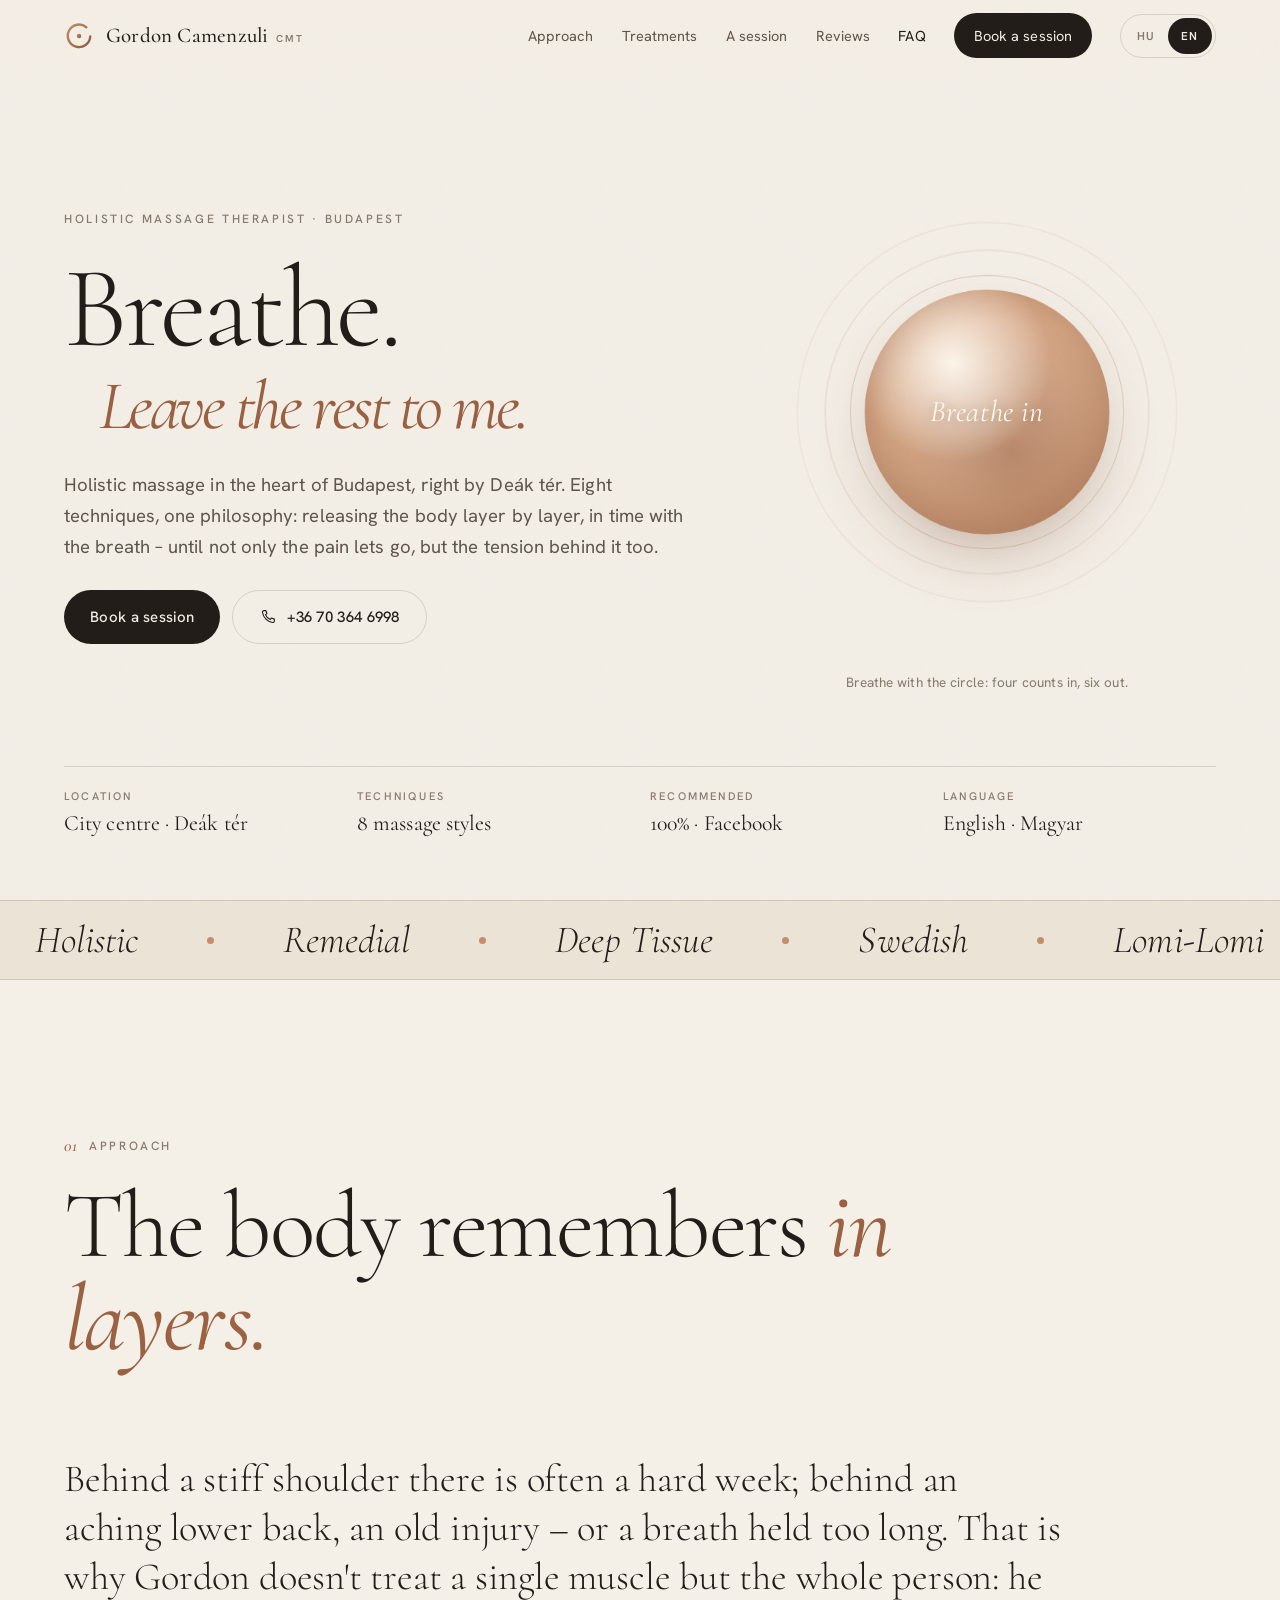
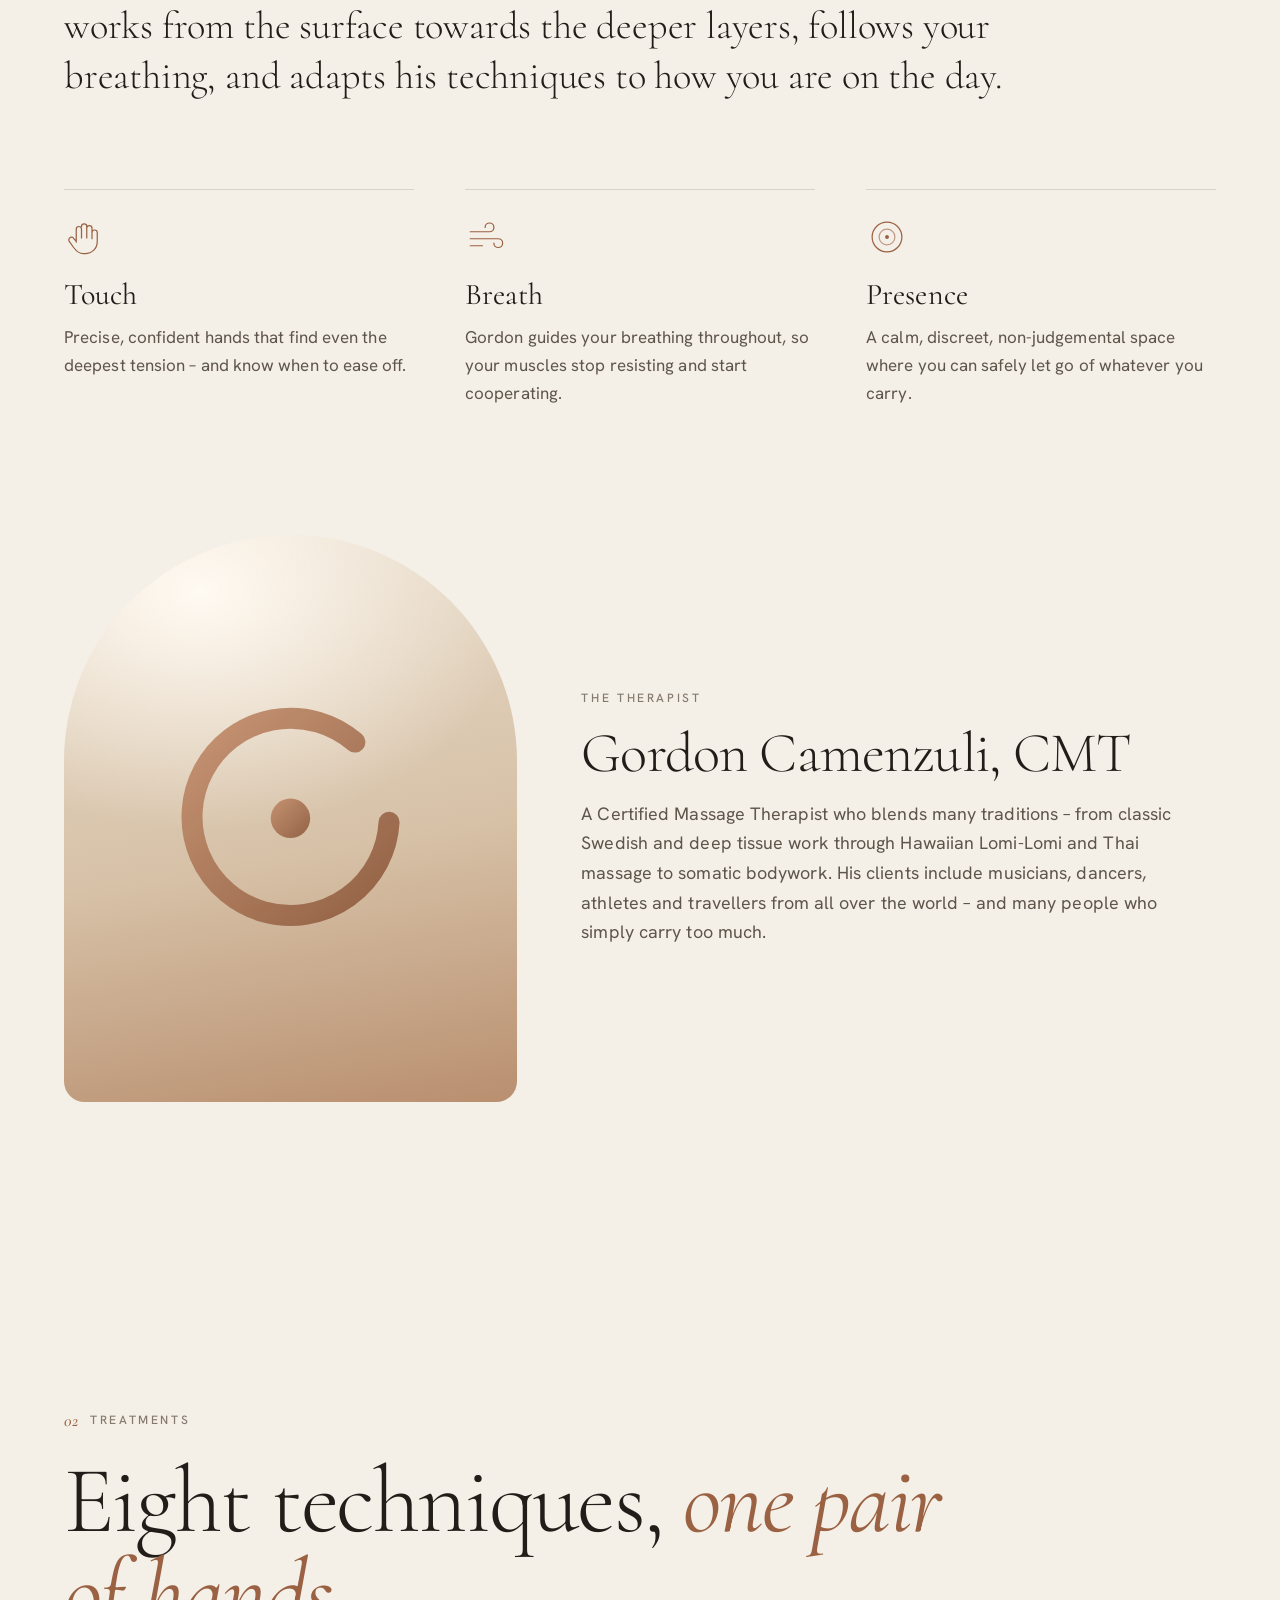
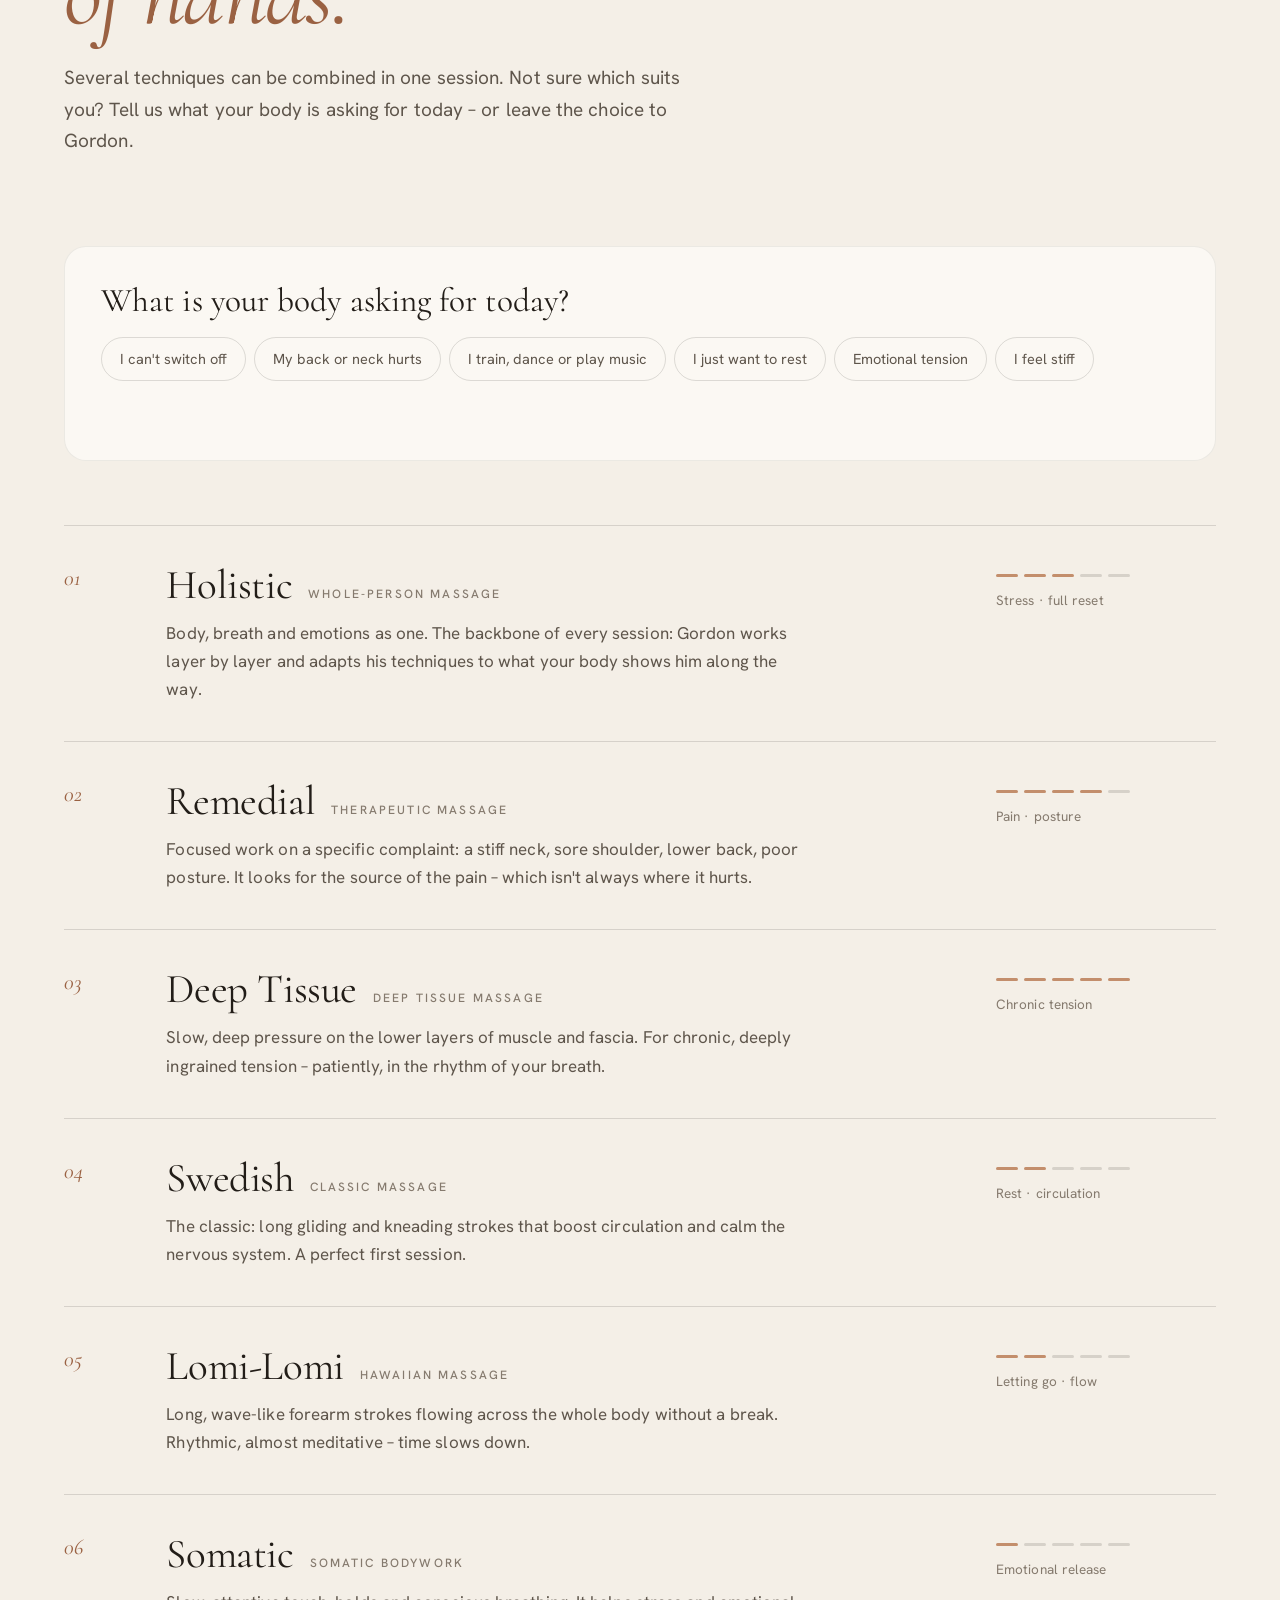
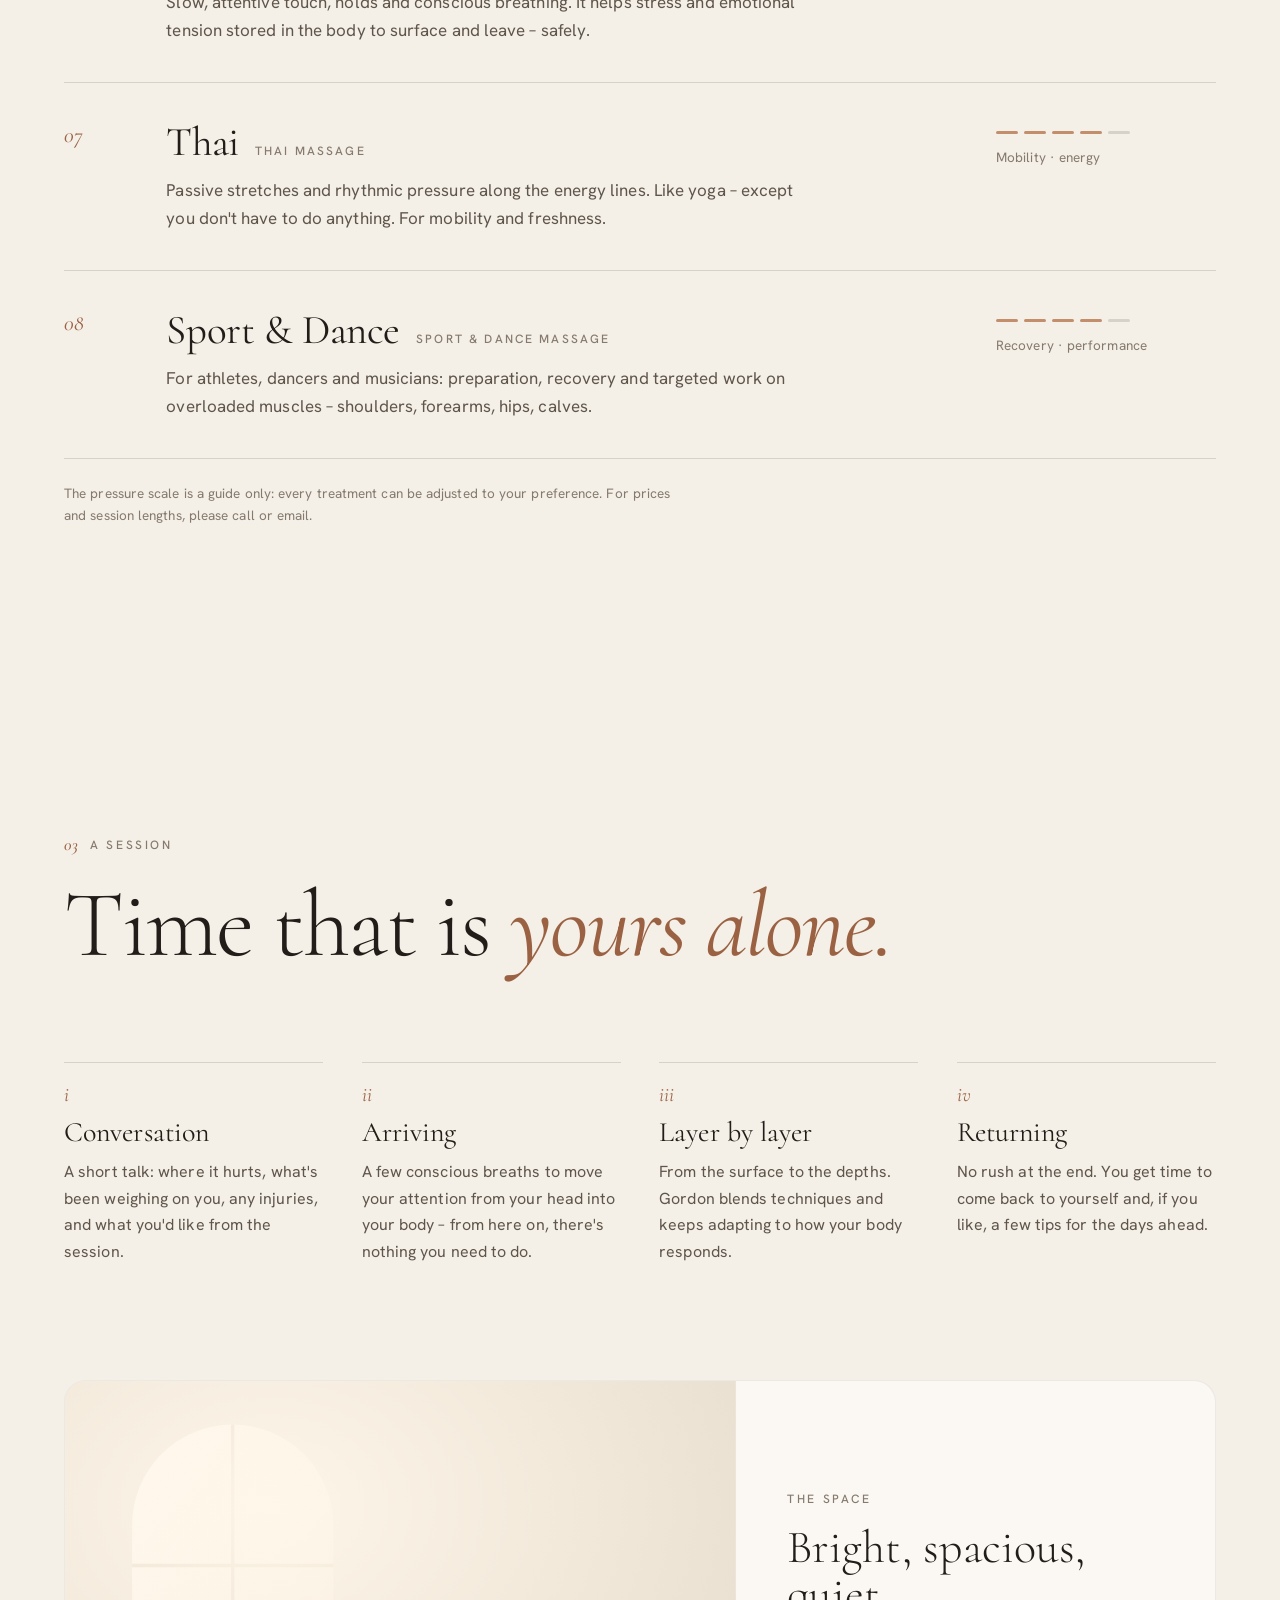
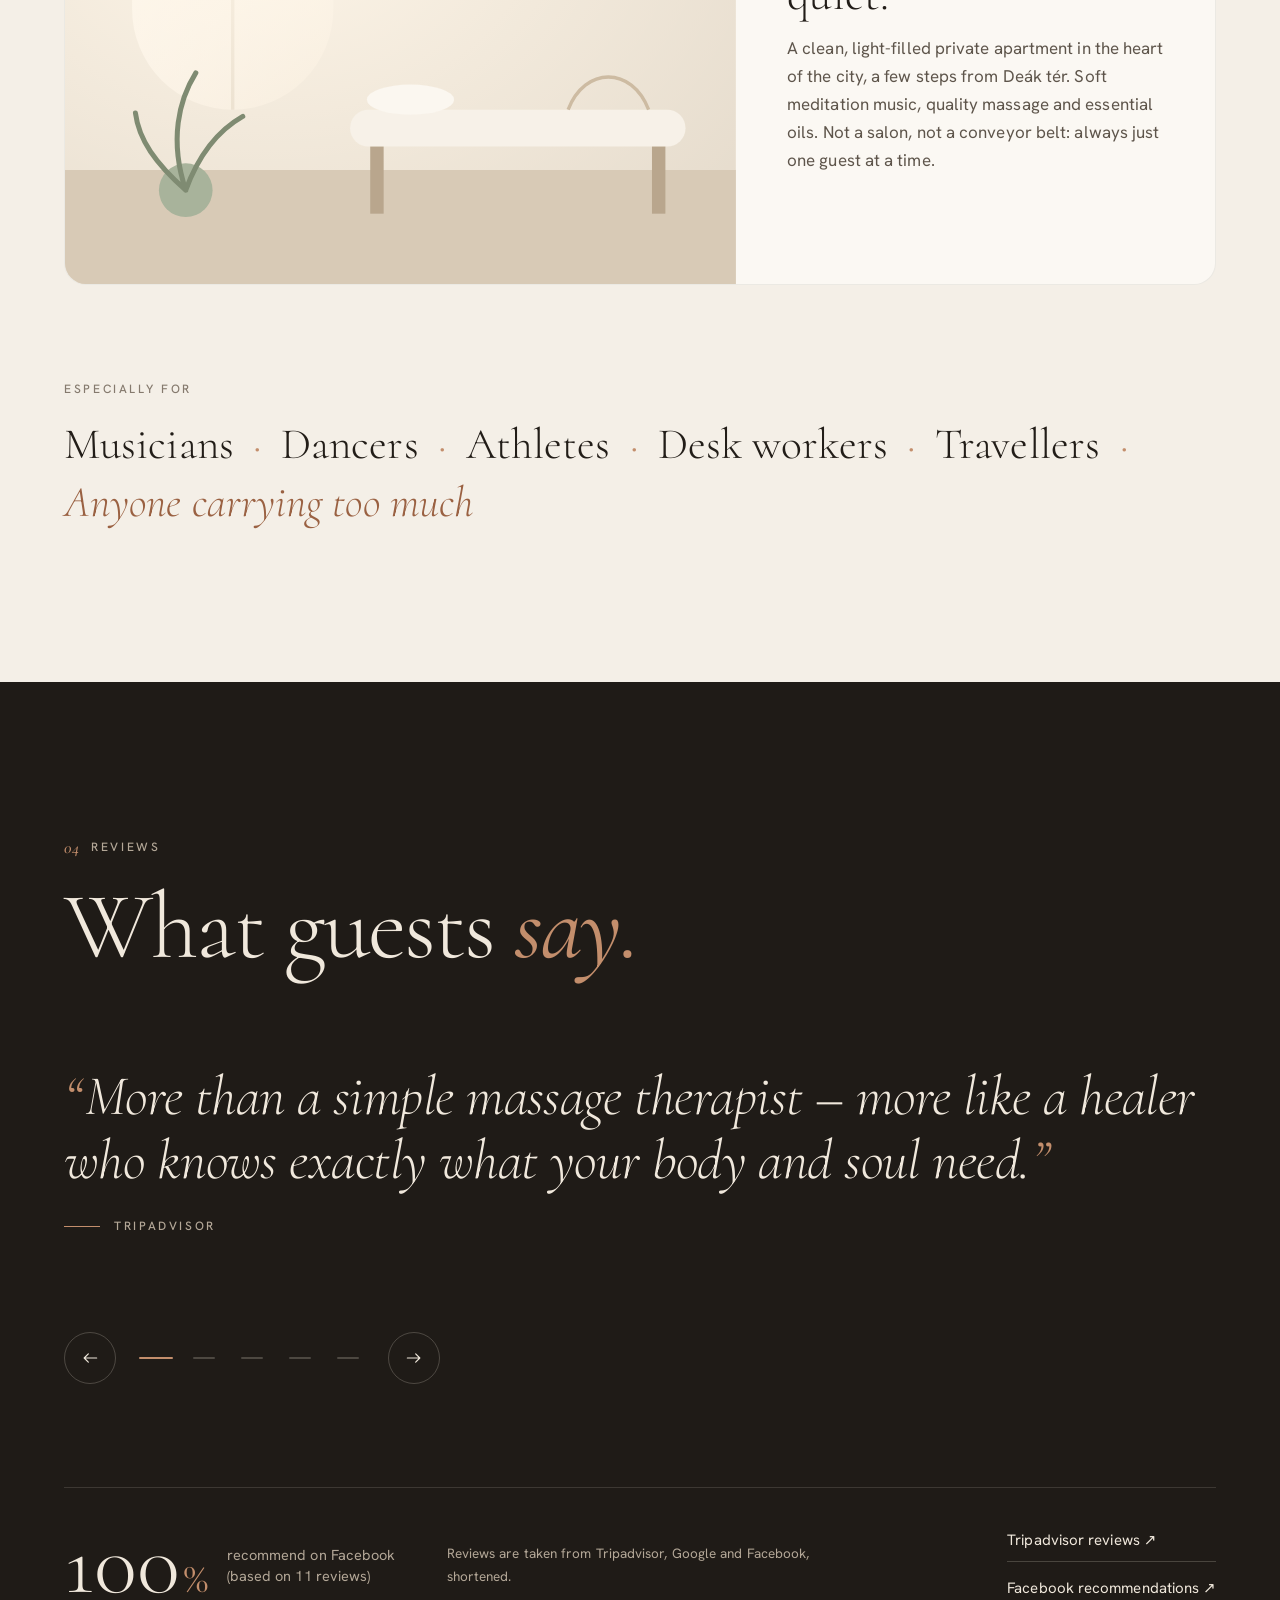
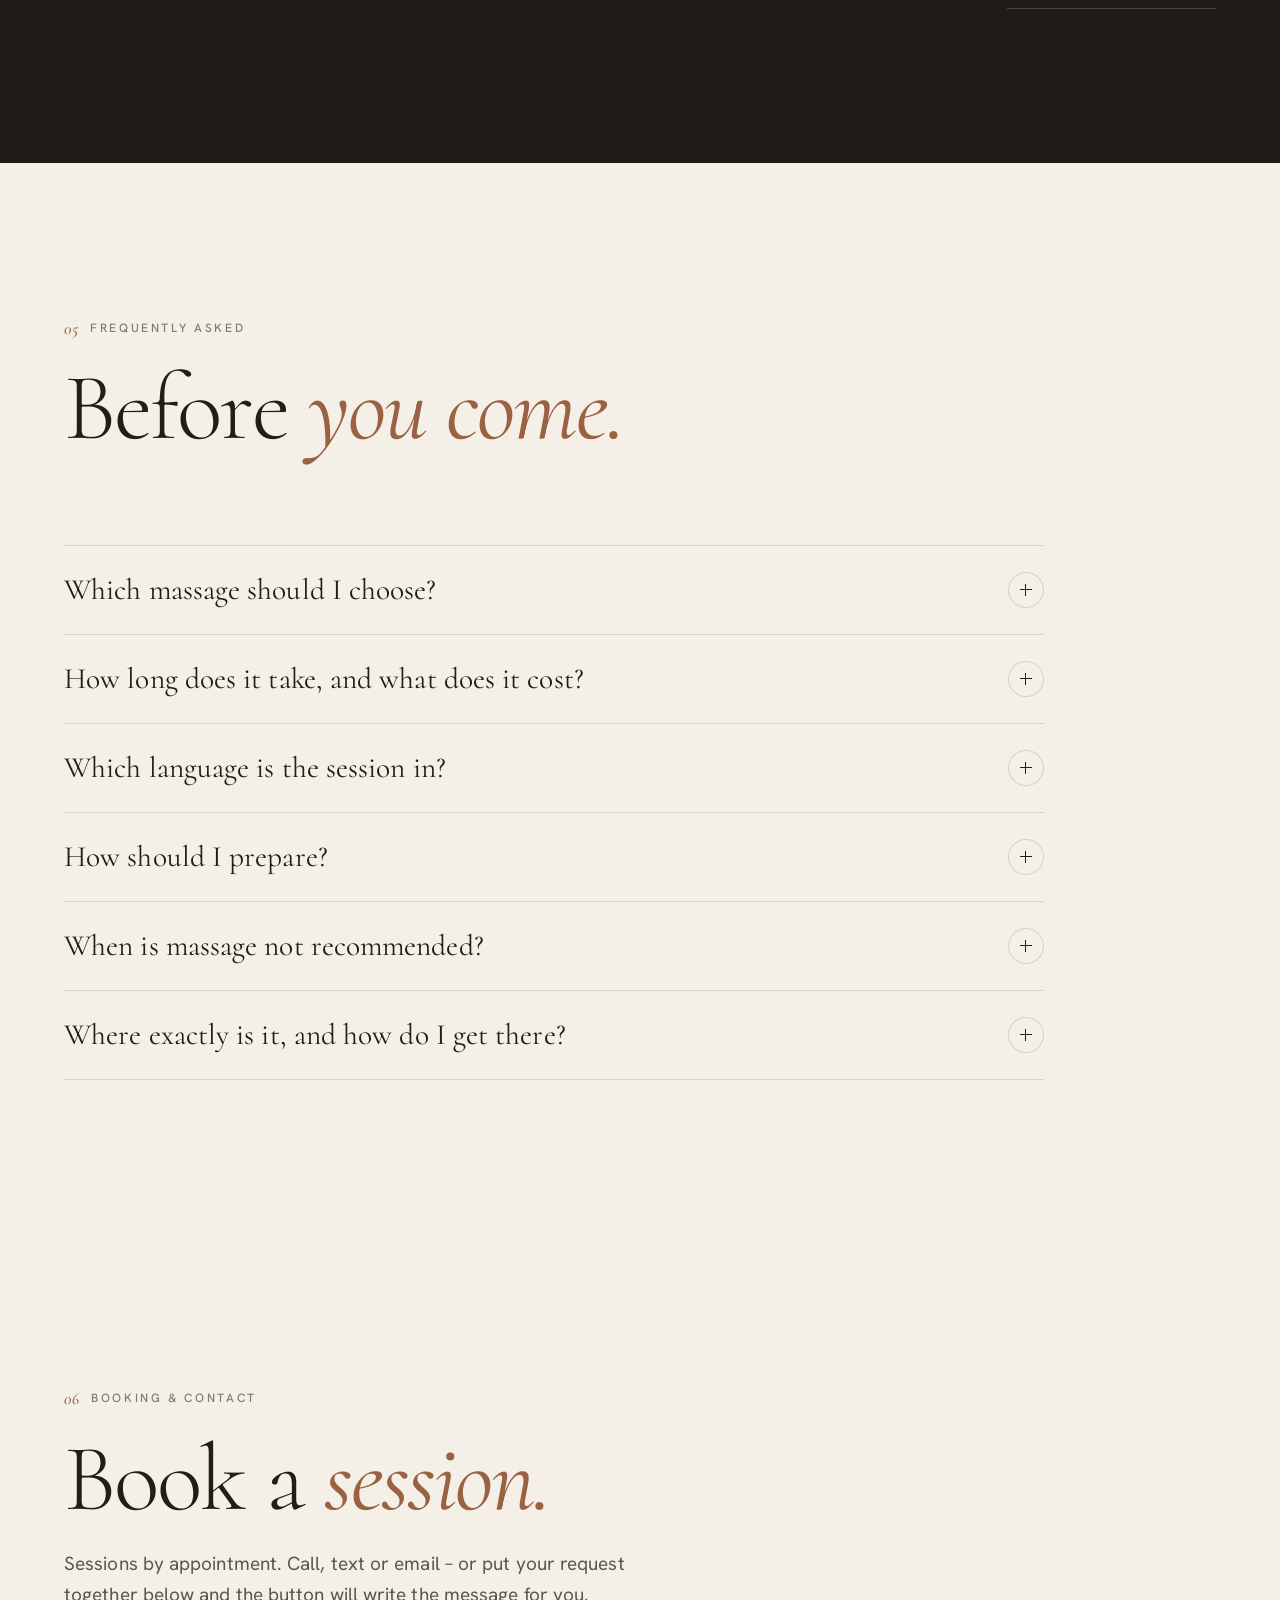
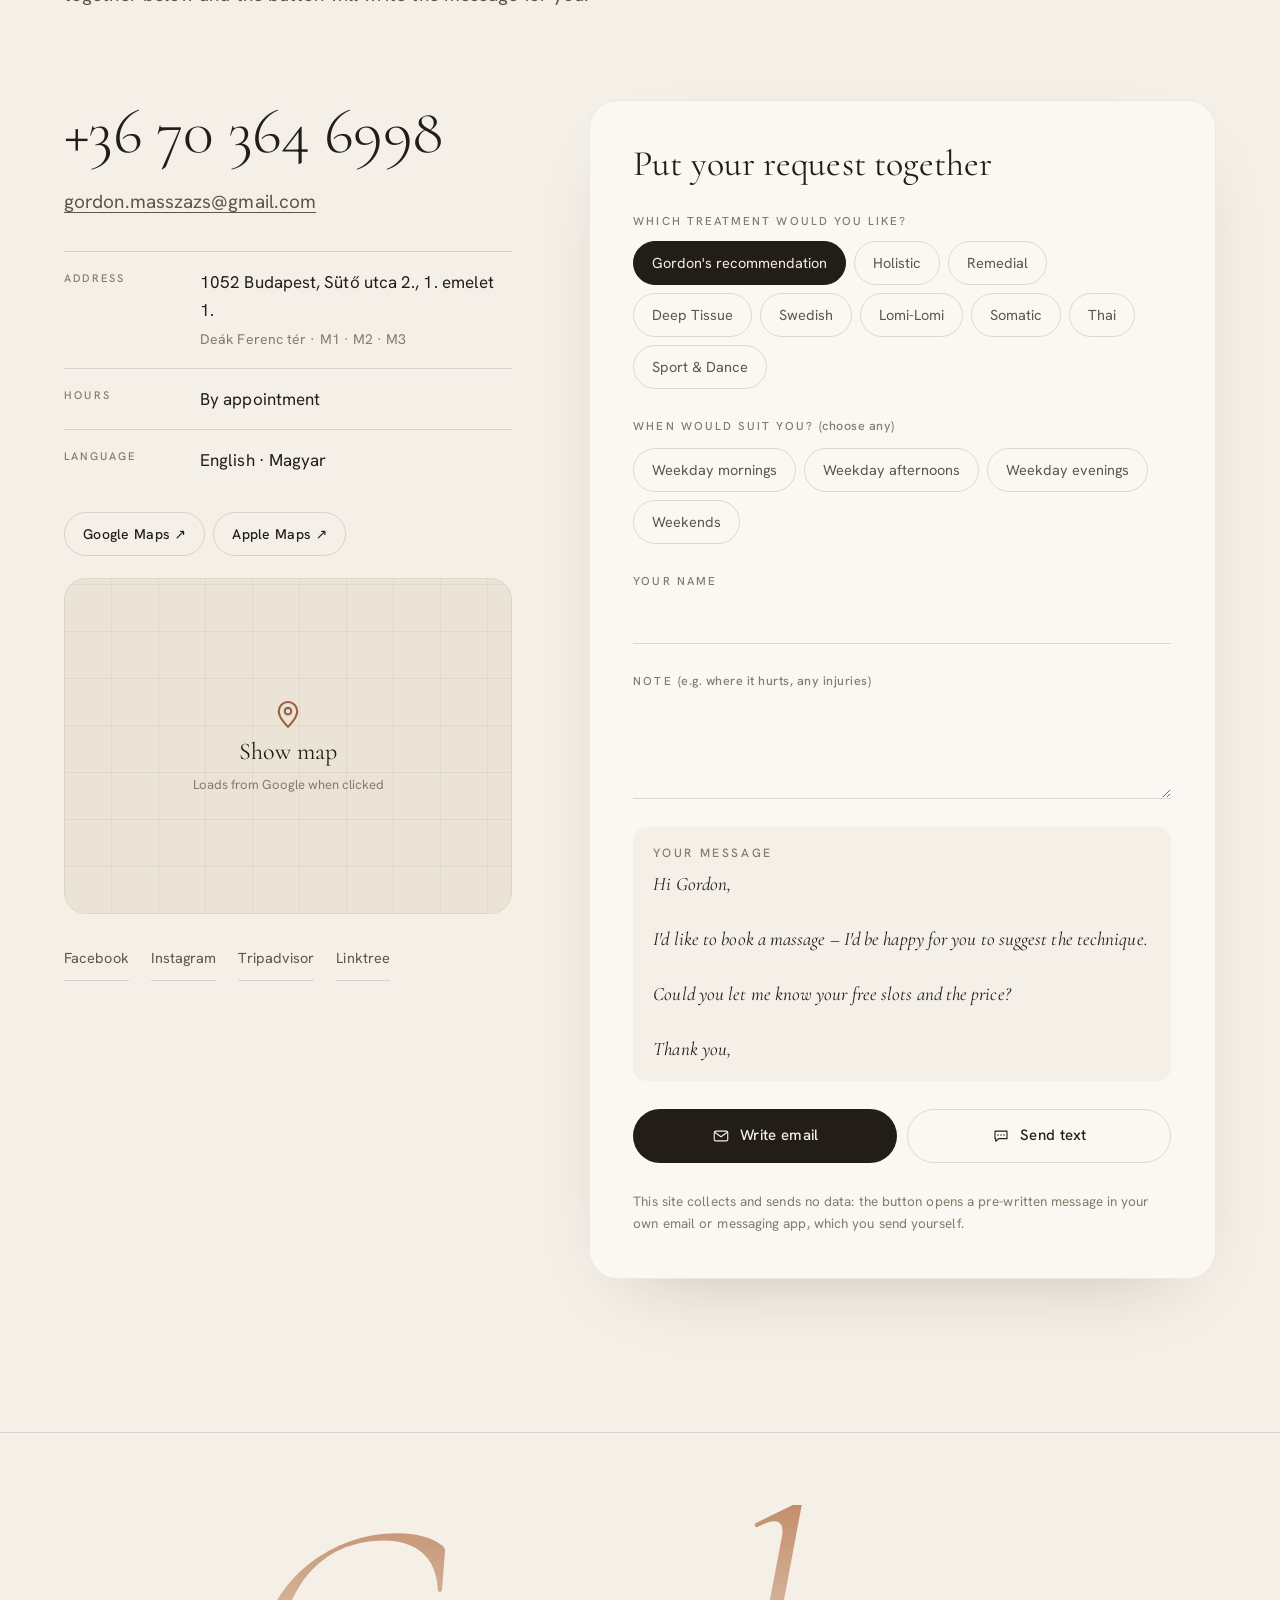
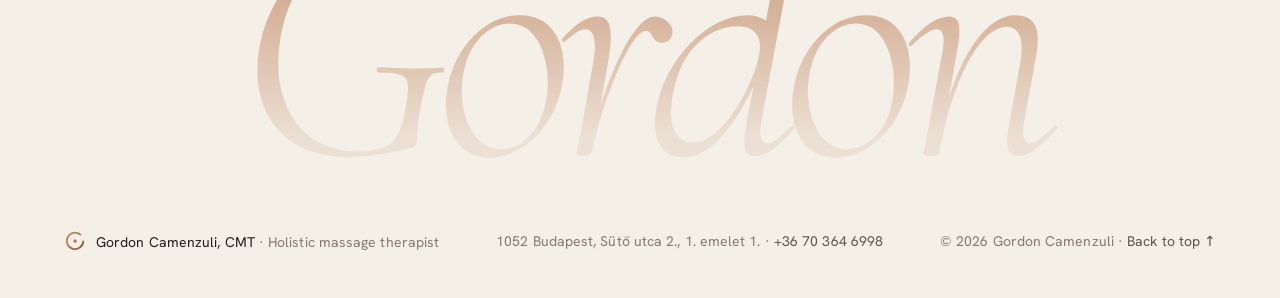
<file: public/index.html>
<!doctype html>
<html lang="hu">
<head>
  <meta charset="utf-8">
  <meta name="viewport" content="width=device-width, initial-scale=1, viewport-fit=cover">
  <title>Gordon Camenzuli – Holisztikus masszázsterapeuta, Budapest</title>
  <meta name="description" content="Holisztikus, gyógyító, mélyszöveti, svéd, Lomi-Lomi, szomatikus, thai és sportmasszázs Budapest belvárosában, a Deák tér mellett. Időpont: +36 70 364 6998.">
  <meta name="theme-color" content="#f4efe7">
  <meta name="color-scheme" content="light">
  <link rel="icon" href="assets/favicon.svg" type="image/svg+xml">
  <link rel="apple-touch-icon" href="assets/apple-touch-icon.png">
  <meta property="og:type" content="website">
  <meta property="og:title" content="Gordon Camenzuli – Holisztikus masszázs, Budapest">
  <meta property="og:description" content="Lélegezzen. A többit bízza rám. Holisztikus masszázs a Deák tér mellett – nyolc technika, egyetlen szemlélet.">
  <meta property="og:image" content="assets/og.jpg">
  <meta property="og:locale" content="hu_HU">
  <meta property="og:locale:alternate" content="en_GB">
  <meta name="twitter:card" content="summary_large_image">
  <link rel="preload" href="assets/fonts/cormorant-latin-wght-normal.woff2" as="font" type="font/woff2" crossorigin>
  <link rel="preload" href="assets/fonts/hanken-grotesk-latin-wght-normal.woff2" as="font" type="font/woff2" crossorigin>
  <link rel="stylesheet" href="styles.css?v=2">
  <script src="script.js?v=2" defer></script>
  <script type="application/ld+json">
  {
    "@context": "https://schema.org",
    "@type": "HealthAndBeautyBusiness",
    "name": "Gordon Camenzuli – Massage Therapist",
    "description": "Holisztikus masszázsterapeuta Budapesten: holisztikus, gyógyító (remedial), mélyszöveti, svéd, Lomi-Lomi, szomatikus, thai és sportmasszázs.",
    "image": "assets/og.jpg",
    "telephone": "+36703646998",
    "email": "gordon.masszazs@gmail.com",
    "priceRange": "$$",
    "address": {
      "@type": "PostalAddress",
      "streetAddress": "Sütő utca 2., 1. emelet 1.",
      "postalCode": "1052",
      "addressLocality": "Budapest",
      "addressCountry": "HU"
    },
    "areaServed": "Budapest",
    "knowsLanguage": ["en", "hu"],
    "employee": { "@type": "Person", "name": "Gordon Camenzuli", "jobTitle": "Certified Massage Therapist (CMT)" },
    "sameAs": [
      "https://www.facebook.com/Gordon.Masszazs/",
      "https://www.instagram.com/gordon.holistic.therapist/",
      "https://www.tripadvisor.com/Attraction_Review-g274887-d25293557-Reviews-Gordon_Massage_Therapist-Budapest_Central_Hungary.html",
      "https://linktr.ee/massagefusion"
    ]
  }
  </script>
</head>
<body>
  <a class="skip" href="#tartalom" data-i18n="skip">Ugrás a tartalomra</a>

  <!-- ============ Fejléc ============ -->
  <header class="top" id="top">
    <div class="top__in">
      <a class="brand" href="#" aria-label="Gordon Camenzuli – kezdőlap">
        <svg class="brand__mark" viewBox="0 0 40 40" aria-hidden="true"><use href="#enso"/></svg>
        <span class="brand__name">Gordon Camenzuli<small>CMT</small></span>
      </a>
      <nav class="nav" id="nav" aria-label="Fő menü">
        <a href="#szemlelet" data-i18n="nav.approach">Szemlélet</a>
        <a href="#kezelesek" data-i18n="nav.treatments">Kezelések</a>
        <a href="#menete" data-i18n="nav.session">Egy kezelés</a>
        <a href="#velemenyek" data-i18n="nav.reviews">Vélemények</a>
        <a href="#gyik" data-i18n="nav.faq">Kérdések</a>
        <a class="nav__cta" href="#idopont" data-i18n="nav.book">Időpontot kérek</a>
        <div class="nav__extra">
          <a class="js-tel" href="tel:+36703646998"><svg aria-hidden="true"><use href="#i-phone"/></svg><span class="js-phone">+36 70 364 6998</span></a>
          <a class="js-mail" href="mailto:gordon.masszazs@gmail.com">gordon.masszazs@gmail.com</a>
          <p><span class="js-addr">1052 Budapest, Sütő utca 2., 1. emelet 1.</span></p>
        </div>
      </nav>
      <div class="top__tools">
        <div class="lang" role="group" aria-label="Nyelv / Language">
          <button type="button" data-lang="hu" aria-pressed="true">HU</button>
          <button type="button" data-lang="en" aria-pressed="false">EN</button>
        </div>
        <button class="burger" type="button" aria-controls="nav" aria-expanded="false">
          <span class="sr" data-i18n="menu">Menü</span><i></i><i></i>
        </button>
      </div>
    </div>
  </header>

  <main id="tartalom">

    <!-- ============ Nyitókép ============ -->
    <section class="hero" aria-labelledby="hero-title">
      <div class="hero__text">
        <p class="eyebrow reveal" data-i18n="hero.eyebrow">Holisztikus masszázsterapeuta · Budapest</p>
        <h1 id="hero-title" class="hero__title reveal" data-i18n="hero.title">Lélegezzen.<em>A többit bízza rám.</em></h1>
        <p class="hero__lead reveal" data-i18n="hero.lead">Holisztikus masszázs Budapest szívében, a Deák tér mellett. Nyolc technika, egyetlen szemlélet: a testet rétegről rétegre, a légzéssel együtt oldani – amíg nemcsak a fájdalom, hanem a feszültség is elenged.</p>
        <div class="hero__cta reveal">
          <a class="btn btn--solid" href="#idopont" data-i18n="hero.book">Időpontot kérek</a>
          <a class="btn btn--line js-tel" href="tel:+36703646998"><svg aria-hidden="true"><use href="#i-phone"/></svg><span class="js-phone">+36 70 364 6998</span></a>
        </div>
      </div>

      <div class="breath" aria-hidden="true">
        <div class="breath__rings"><i></i><i></i><i></i></div>
        <div class="breath__orb"></div>
        <p class="breath__word"><span class="js-breath-word" data-i18n="breath.in">Belégzés</span></p>
      </div>
      <p class="breath__hint reveal" data-i18n="breath.hint">Lélegezzen együtt a körrel: négy ütem be, hat ki.</p>

      <dl class="facts reveal">
        <div><dt data-i18n="facts.where.t">Helyszín</dt><dd data-i18n="facts.where.d">Belváros · Deák tér</dd></div>
        <div><dt data-i18n="facts.tech.t">Technikák</dt><dd data-i18n="facts.tech.d">8 masszázsfajta</dd></div>
        <div><dt data-i18n="facts.rec.t">Ajánlás</dt><dd data-i18n="facts.rec.d">100 % · Facebook</dd></div>
        <div><dt data-i18n="facts.lang.t">Nyelv</dt><dd>English · Magyar</dd></div>
      </dl>
    </section>

    <!-- ============ Szalag ============ -->
    <div class="ribbon" aria-hidden="true">
      <div class="ribbon__track">
        <span>Holistic</span><span>Remedial</span><span>Deep Tissue</span><span>Swedish</span><span>Lomi-Lomi</span><span>Somatic</span><span>Thai</span><span>Sport &amp; Dance</span>
        <span>Holistic</span><span>Remedial</span><span>Deep Tissue</span><span>Swedish</span><span>Lomi-Lomi</span><span>Somatic</span><span>Thai</span><span>Sport &amp; Dance</span>
      </div>
    </div>

    <!-- ============ 01 Szemlélet ============ -->
    <section class="section approach" id="szemlelet" aria-labelledby="approach-title">
      <header class="section__head">
        <p class="eyebrow"><span class="num">01</span> <span data-i18n="approach.eyebrow">Szemlélet</span></p>
        <h2 id="approach-title" class="reveal" data-i18n="approach.title">A test rétegekben <em>emlékszik.</em></h2>
      </header>
      <div class="approach__body">
        <p class="approach__lead reveal" data-i18n="approach.lead">Egy merev váll mögött sokszor egy nehéz hét áll, egy fájó derék mögött egy régi sérülés – vagy egy visszatartott lélegzet. Gordon ezért nem egyetlen izmot kezel, hanem az egész embert: a felszíntől halad a mélyebb rétegek felé, közben figyel a légzésére, és a technikákat az Ön aznapi állapotához igazítja.</p>
        <ul class="pillars">
          <li class="reveal">
            <svg aria-hidden="true"><use href="#i-hand"/></svg>
            <h3 data-i18n="p1.t">Érintés</h3>
            <p data-i18n="p1.d">Pontos, magabiztos kéz, amely megtalálja a legmélyebb feszültséget is – és tudja, mikor kell engedni.</p>
          </li>
          <li class="reveal">
            <svg aria-hidden="true"><use href="#i-breath"/></svg>
            <h3 data-i18n="p2.t">Légzés</h3>
            <p data-i18n="p2.d">A kezelés alatt Gordon végigvezeti a légzésen, így az izmok nem ellenállnak, hanem együttműködnek.</p>
          </li>
          <li class="reveal">
            <svg aria-hidden="true"><use href="#i-presence"/></svg>
            <h3 data-i18n="p3.t">Jelenlét</h3>
            <p data-i18n="p3.d">Nyugodt, diszkrét, ítélkezésmentes tér, ahol biztonságban elengedheti, amit magában hordoz.</p>
          </li>
        </ul>
      </div>

      <figure class="therapist reveal">
        <div class="therapist__art" aria-hidden="true">
          <svg viewBox="0 0 40 40"><use href="#enso"/></svg>
        </div>
        <figcaption>
          <p class="eyebrow" data-i18n="gordon.eyebrow">A terapeuta</p>
          <h3>Gordon Camenzuli, <abbr title="Certified Massage Therapist">CMT</abbr></h3>
          <p data-i18n="gordon.d">Okleveles masszázsterapeuta (Certified Massage Therapist), aki a klasszikus svéd és a mélyszöveti munkától a hawaii Lomi-Lomin és a thai masszázson át a szomatikus testmunkáig több irányzatot ötvöz. Vendégei között zenészek, táncosok, sportolók és a világ minden tájáról érkező utazók vannak – és sokan, akik egyszerűen túl sokat cipelnek.</p>
        </figcaption>
      </figure>
    </section>

    <!-- ============ 02 Kezelések ============ -->
    <section class="section treatments" id="kezelesek" aria-labelledby="tr-title">
      <header class="section__head">
        <p class="eyebrow"><span class="num">02</span> <span data-i18n="tr.eyebrow">Kezelések</span></p>
        <h2 id="tr-title" class="reveal" data-i18n="tr.title">Nyolc technika, <em>egy kéz.</em></h2>
        <p class="section__intro reveal" data-i18n="tr.intro">Egy kezelésen belül több technika is ötvözhető. Ha nem tudja, melyik illik Önhöz, válassza ki, mit kér ma a teste – vagy bízza a döntést Gordonra.</p>
      </header>

      <div class="finder reveal" role="group" aria-labelledby="finder-q">
        <p id="finder-q" class="finder__q" data-i18n="finder.q">Mit kér ma a teste?</p>
        <div class="chips">
          <button type="button" class="chip" data-need="stress" aria-pressed="false" data-i18n="need.stress">Nem tudok kikapcsolni</button>
          <button type="button" class="chip" data-need="pain" aria-pressed="false" data-i18n="need.pain">Fáj a hátam, nyakam</button>
          <button type="button" class="chip" data-need="sport" aria-pressed="false" data-i18n="need.sport">Edzek, táncolok, zenélek</button>
          <button type="button" class="chip" data-need="relax" aria-pressed="false" data-i18n="need.relax">Csak pihennék</button>
          <button type="button" class="chip" data-need="emotion" aria-pressed="false" data-i18n="need.emotion">Érzelmi feszültség</button>
          <button type="button" class="chip" data-need="mobility" aria-pressed="false" data-i18n="need.mobility">Merev vagyok</button>
        </div>
        <p class="finder__out" aria-live="polite"></p>
      </div>

      <ol class="tlist">
        <li class="tr" data-key="holistic" data-needs="stress emotion relax">
          <span class="tr__n">01</span>
          <div class="tr__main">
            <h3>Holistic <span data-i18n="t1.sub">Holisztikus masszázs</span></h3>
            <p data-i18n="t1.d">Test, légzés és érzelmek egyben. A kezelés gerince: Gordon rétegről rétegre halad, és a technikákat menet közben ahhoz igazítja, amit a teste mutat.</p>
          </div>
          <div class="tr__meta">
            <span class="press" data-p="3" data-i18n-attr="aria-label:press.adaptive" aria-label="Nyomás: igazodó"><i></i><i></i><i></i><i></i><i></i></span>
            <span class="tr__for" data-i18n="t1.for">Stressz · teljes megújulás</span>
          </div>
        </li>
        <li class="tr" data-key="remedial" data-needs="pain">
          <span class="tr__n">02</span>
          <div class="tr__main">
            <h3>Remedial <span data-i18n="t2.sub">Gyógyító masszázs</span></h3>
            <p data-i18n="t2.d">Célzott munka egy konkrét panaszon: merev nyak, fájó váll, derék, rossz testtartás. Megkeresi a fájdalom forrását – ami nem mindig ott van, ahol fáj.</p>
          </div>
          <div class="tr__meta">
            <span class="press" data-p="4" data-i18n-attr="aria-label:press.4" aria-label="Nyomás: erős"><i></i><i></i><i></i><i></i><i></i></span>
            <span class="tr__for" data-i18n="t2.for">Fájdalom · testtartás</span>
          </div>
        </li>
        <li class="tr" data-key="deep" data-needs="pain sport">
          <span class="tr__n">03</span>
          <div class="tr__main">
            <h3>Deep Tissue <span data-i18n="t3.sub">Mélyszöveti masszázs</span></h3>
            <p data-i18n="t3.d">Lassú, mély nyomás az izmok alsóbb rétegein és a fasciákon. Krónikus, „beégett” feszültségekre – türelemmel, a légzés ritmusában.</p>
          </div>
          <div class="tr__meta">
            <span class="press" data-p="5" data-i18n-attr="aria-label:press.5" aria-label="Nyomás: mély"><i></i><i></i><i></i><i></i><i></i></span>
            <span class="tr__for" data-i18n="t3.for">Krónikus feszülés</span>
          </div>
        </li>
        <li class="tr" data-key="swedish" data-needs="relax stress">
          <span class="tr__n">04</span>
          <div class="tr__main">
            <h3>Swedish <span data-i18n="t4.sub">Svédmasszázs</span></h3>
            <p data-i18n="t4.d">A klasszikus: hosszú, simító és gyúró mozdulatok, amelyek élénkítik a keringést és megnyugtatják az idegrendszert. Tökéletes első alkalomnak.</p>
          </div>
          <div class="tr__meta">
            <span class="press" data-p="2" data-i18n-attr="aria-label:press.2" aria-label="Nyomás: közepes"><i></i><i></i><i></i><i></i><i></i></span>
            <span class="tr__for" data-i18n="t4.for">Pihenés · keringés</span>
          </div>
        </li>
        <li class="tr" data-key="lomi" data-needs="relax emotion stress">
          <span class="tr__n">05</span>
          <div class="tr__main">
            <h3>Lomi-Lomi <span data-i18n="t5.sub">Hawaii masszázs</span></h3>
            <p data-i18n="t5.d">Hosszú, hullámzó alkar-mozdulatok, amelyek megszakítás nélkül futnak végig az egész testen. Ritmusos, szinte meditatív – az idő lelassul.</p>
          </div>
          <div class="tr__meta">
            <span class="press" data-p="2" data-i18n-attr="aria-label:press.2" aria-label="Nyomás: közepes"><i></i><i></i><i></i><i></i><i></i></span>
            <span class="tr__for" data-i18n="t5.for">Elengedés · áramlás</span>
          </div>
        </li>
        <li class="tr" data-key="somatic" data-needs="emotion stress">
          <span class="tr__n">06</span>
          <div class="tr__main">
            <h3>Somatic <span data-i18n="t6.sub">Szomatikus testmunka</span></h3>
            <p data-i18n="t6.d">Lassú, figyelmes érintés, tartások és tudatos légzés. Abban segít, hogy a testben megrekedt stressz és érzelmi feszültség biztonságosan felszínre jöhessen és távozhasson.</p>
          </div>
          <div class="tr__meta">
            <span class="press" data-p="1" data-i18n-attr="aria-label:press.1" aria-label="Nyomás: gyengéd"><i></i><i></i><i></i><i></i><i></i></span>
            <span class="tr__for" data-i18n="t6.for">Érzelmi elengedés</span>
          </div>
        </li>
        <li class="tr" data-key="thai" data-needs="mobility sport">
          <span class="tr__n">07</span>
          <div class="tr__main">
            <h3>Thai <span data-i18n="t7.sub">Thai masszázs</span></h3>
            <p data-i18n="t7.d">Passzív nyújtások és ritmusos nyomás az energiavonalak mentén. Mintha jóga lenne – csak Önnek nem kell csinálnia semmit. Mozgékonyságra, frissességre.</p>
          </div>
          <div class="tr__meta">
            <span class="press" data-p="4" data-i18n-attr="aria-label:press.4" aria-label="Nyomás: erős"><i></i><i></i><i></i><i></i><i></i></span>
            <span class="tr__for" data-i18n="t7.for">Mozgékonyság · energia</span>
          </div>
        </li>
        <li class="tr" data-key="sport" data-needs="sport pain mobility">
          <span class="tr__n">08</span>
          <div class="tr__main">
            <h3>Sport &amp; Dance <span data-i18n="t8.sub">Sport- és táncmasszázs</span></h3>
            <p data-i18n="t8.d">Sportolóknak, táncosoknak, zenészeknek: felkészítés, regeneráció és a túlterhelt izmok – vállak, alkarok, csípő, vádli – célzott kezelése.</p>
          </div>
          <div class="tr__meta">
            <span class="press" data-p="4" data-i18n-attr="aria-label:press.4" aria-label="Nyomás: erős"><i></i><i></i><i></i><i></i><i></i></span>
            <span class="tr__for" data-i18n="t8.for">Regeneráció · teljesítmény</span>
          </div>
        </li>
      </ol>
      <p class="note" data-i18n="tr.note">A nyomás-jelzés tájékoztató: minden kezelés erőssége az Ön kérésére igazítható. Árak és kezelési idők: érdeklődjön telefonon vagy e-mailben.</p>
    </section>

    <!-- ============ 03 Egy kezelés ============ -->
    <section class="section session" id="menete" aria-labelledby="se-title">
      <header class="section__head">
        <p class="eyebrow"><span class="num">03</span> <span data-i18n="se.eyebrow">Egy kezelés menete</span></p>
        <h2 id="se-title" class="reveal" data-i18n="se.title">Idő, ami <em>csak az Öné.</em></h2>
      </header>
      <ol class="steps">
        <li class="reveal"><span class="steps__n">i</span><h3 data-i18n="s1.t">Beszélgetés</h3><p data-i18n="s1.d">Rövid egyeztetés: hol fáj, mi terheli mostanában, volt-e sérülése, és mit szeretne a kezeléstől.</p></li>
        <li class="reveal"><span class="steps__n">ii</span><h3 data-i18n="s2.t">Megérkezés</h3><p data-i18n="s2.d">Néhány tudatos lélegzet, hogy a figyelem a fejből a testbe kerüljön – ettől kezdve nincs mit tennie.</p></li>
        <li class="reveal"><span class="steps__n">iii</span><h3 data-i18n="s3.t">Rétegről rétegre</h3><p data-i18n="s3.d">A felszíntől a mélyig. Gordon ötvözi a technikákat, és folyamatosan igazodik ahhoz, ahogy a teste reagál.</p></li>
        <li class="reveal"><span class="steps__n">iv</span><h3 data-i18n="s4.t">Visszatérés</h3><p data-i18n="s4.d">Nincs sietség a végén. Kap időt feleszmélni, és ha kéri, néhány tanácsot a következő napokra.</p></li>
      </ol>

      <div class="space reveal">
        <div class="space__art" aria-hidden="true">
          <svg viewBox="0 0 400 300" preserveAspectRatio="xMidYMid slice">
            <defs>
              <linearGradient id="win" x1="0" y1="0" x2="1" y2="1"><stop offset="0" stop-color="#fffaf2"/><stop offset="1" stop-color="#efe3d2"/></linearGradient>
              <radialGradient id="glow" cx=".3" cy=".25" r=".9"><stop offset="0" stop-color="#fff7ea" stop-opacity=".95"/><stop offset="1" stop-color="#fff7ea" stop-opacity="0"/></radialGradient>
            </defs>
            <rect width="400" height="300" fill="#e6dccd"/>
            <rect x="40" y="26" width="120" height="170" rx="60" fill="url(#win)"/>
            <path d="M100 26v170M40 110h120" stroke="#d9cbb6" stroke-width="2"/>
            <rect width="400" height="300" fill="url(#glow)"/>
            <path d="M0 232h400v68H0z" fill="#d8cab6"/>
            <rect x="170" y="196" width="200" height="22" rx="11" fill="#f7f1e8"/>
            <rect x="182" y="218" width="8" height="40" fill="#b9a68d"/><rect x="350" y="218" width="8" height="40" fill="#b9a68d"/>
            <ellipse cx="206" cy="190" rx="26" ry="9" fill="#fbf7f0"/>
            <path d="M300 196c10-26 38-26 48 0" fill="none" stroke="#cdbba2" stroke-width="2"/>
            <circle cx="72" cy="244" r="16" fill="#a8b39b"/><path d="M72 244c-10-30-4-54 6-70M72 244c8-22 20-36 34-44M72 244c-18-16-28-30-30-46" stroke="#7f8b72" stroke-width="3" fill="none" stroke-linecap="round"/>
          </svg>
        </div>
        <div class="space__text">
          <p class="eyebrow" data-i18n="space.eyebrow">A tér</p>
          <h3 data-i18n="space.t">Világos, tágas, csendes.</h3>
          <p data-i18n="space.d">Tiszta, fényes magánlakás a belváros szívében, pár lépésre a Deák tértől. Halk meditációs zene, minőségi masszázs- és illóolajok. Nem szalon, nem futószalag: egyszerre mindig csak egy vendég.</p>
        </div>
      </div>

      <div class="forwho reveal">
        <p class="eyebrow" data-i18n="who.eyebrow">Kinek ajánljuk</p>
        <ul>
          <li data-i18n="who.1">Zenészeknek</li>
          <li data-i18n="who.2">Táncosoknak</li>
          <li data-i18n="who.3">Sportolóknak</li>
          <li data-i18n="who.4">Irodában ülőknek</li>
          <li data-i18n="who.5">Utazóknak</li>
          <li data-i18n="who.6">Mindenkinek, aki túl sokat cipel</li>
        </ul>
      </div>
    </section>

    <!-- ============ 04 Vélemények ============ -->
    <section class="section reviews" id="velemenyek" aria-labelledby="rv-title">
      <header class="section__head">
        <p class="eyebrow"><span class="num">04</span> <span data-i18n="rv.eyebrow">Vélemények</span></p>
        <h2 id="rv-title" class="reveal" data-i18n="rv.title">Amit a vendégek <em>mondanak.</em></h2>
      </header>

      <div class="quotes" aria-roledescription="carousel" aria-label="Vendégvélemények">
        <div class="quotes__stage">
          <blockquote class="q is-on">
            <p data-i18n="q1">Több, mint egy egyszerű masszőr – inkább gyógyító, aki pontosan tudja, mire van szüksége a testnek és a léleknek.</p>
            <footer>Tripadvisor</footer>
          </blockquote>
          <blockquote class="q">
            <p data-i18n="q2">Szokatlan érzékkel találja meg és oldja fel a legmélyebb feszültségeket is. Magabiztos, nyugodt és diszkrét.</p>
            <footer>Tripadvisor</footer>
          </blockquote>
          <blockquote class="q">
            <p data-i18n="q3">Bejártam a világot, számtalan masszázst kaptam – de egyik sem közelítette meg ezt a szintet.</p>
            <footer>Google</footer>
          </blockquote>
          <blockquote class="q">
            <p data-i18n="q4">Holisztikusan közelít a testhez, és sok rétegben dolgozik. Zenészeknek, táncosoknak – mindenkinek, aki a testével él – ő a megfelelő terapeuta.</p>
            <footer>Tripadvisor</footer>
          </blockquote>
          <blockquote class="q">
            <p data-i18n="q5">Biztonságban éreztem magam, és úgy éreztem, látnak. A fájdalom eltűnt, könnyebbnek és nyugodtabbnak mentem el.</p>
            <footer>Google</footer>
          </blockquote>
        </div>
        <div class="quotes__nav">
          <button type="button" class="qbtn js-prev" data-i18n-attr="aria-label:rv.prev" aria-label="Előző vélemény"><svg aria-hidden="true"><use href="#i-arrow"/></svg></button>
          <div class="qdots" role="tablist"></div>
          <button type="button" class="qbtn js-next" data-i18n-attr="aria-label:rv.next" aria-label="Következő vélemény"><svg aria-hidden="true"><use href="#i-arrow"/></svg></button>
        </div>
      </div>

      <div class="proof">
        <div class="proof__stat reveal">
          <strong>100<span>%</span></strong>
          <p data-i18n="rv.stat">ajánlja a Facebookon<br>(11 értékelés alapján)</p>
        </div>
        <p class="proof__note reveal" data-i18n="rv.note">A vélemények Tripadvisor-, Google- és Facebook-értékelésekből származnak, rövidítve és magyarra fordítva.</p>
        <div class="proof__links reveal">
          <a href="https://www.tripadvisor.com/Attraction_Review-g274887-d25293557-Reviews-Gordon_Massage_Therapist-Budapest_Central_Hungary.html" target="_blank" rel="noopener" data-i18n="rv.ta">Tripadvisor-vélemények ↗</a>
          <a href="https://www.facebook.com/Gordon.Masszazs/reviews" target="_blank" rel="noopener" data-i18n="rv.fb">Facebook-ajánlások ↗</a>
        </div>
      </div>
    </section>

    <!-- ============ 05 GYIK ============ -->
    <section class="section faq" id="gyik" aria-labelledby="faq-title">
      <header class="section__head">
        <p class="eyebrow"><span class="num">05</span> <span data-i18n="faq.eyebrow">Gyakori kérdések</span></p>
        <h2 id="faq-title" class="reveal" data-i18n="faq.title">Mielőtt <em>eljön.</em></h2>
      </header>
      <div class="faq__list">
        <details class="reveal">
          <summary data-i18n="f1.q">Melyik masszázst válasszam?</summary>
          <p data-i18n="f1.a">Nem kell előre eldöntenie. Írja meg vagy mondja el, mi zavarja – Gordon a kezelés elején felméri, és a technikákat ehhez igazítja. Sok kezelés több technika ötvözete.</p>
        </details>
        <details class="reveal">
          <summary data-i18n="f2.q">Mennyi ideig tart, és mennyibe kerül?</summary>
          <p data-i18n="f2.a">A kezelés hossza és ára a választott technikától és az Ön igényeitől függ. Az aktuális árakról és a szabad időpontokról telefonon, SMS-ben vagy e-mailben kaphat tájékoztatást.</p>
        </details>
        <details class="reveal">
          <summary data-i18n="f3.q">Milyen nyelven zajlik a kezelés?</summary>
          <p data-i18n="f3.a">Angolul és magyarul is – a vendégek között sok a külföldi és a Budapesten élő nemzetközi közösség tagja.</p>
        </details>
        <details class="reveal">
          <summary data-i18n="f4.q">Hogyan készüljek?</summary>
          <p data-i18n="f4.a">Közvetlenül előtte ne egyen nehéz ételt, és érkezzen néhány perccel korábban, hogy ne sietve kezdjen. Ha sérülése, műtétje, krónikus betegsége van, vagy várandós, jelezze előre.</p>
        </details>
        <details class="reveal">
          <summary data-i18n="f5.q">Mikor nem ajánlott a masszázs?</summary>
          <p data-i18n="f5.a">Lázas, fertőző betegség, friss sérülés, gyulladás, trombózis vagy bizonytalan eredetű fájdalom esetén előbb kérje orvosa véleményét. A masszázs nem helyettesíti az orvosi kezelést.</p>
        </details>
        <details class="reveal">
          <summary data-i18n="f6.q">Hol van pontosan, és hogyan jutok oda?</summary>
          <p data-i18n="f6.a">1052 Budapest, Sütő utca 2., 1. emelet 1. – a Deák Ferenc tér mellett. A metró (M1, M2, M3) Deák Ferenc téri megállójától egy-két perc gyalog.</p>
        </details>
      </div>
    </section>

    <!-- ============ 06 Időpont ============ -->
    <section class="section book" id="idopont" aria-labelledby="bk-title">
      <header class="section__head">
        <p class="eyebrow"><span class="num">06</span> <span data-i18n="bk.eyebrow">Időpont és kapcsolat</span></p>
        <h2 id="bk-title" class="reveal" data-i18n="bk.title">Foglaljon <em>időpontot.</em></h2>
        <p class="section__intro reveal" data-i18n="bk.intro">Kezelések előzetes időpont-egyeztetéssel. Hívjon, írjon SMS-t vagy e-mailt – vagy állítsa össze alább a kérését, és a gomb megírja Ön helyett.</p>
      </header>

      <div class="book__grid">
        <div class="contact">
          <a class="contact__phone js-tel" href="tel:+36703646998"><span class="js-phone">+36 70 364 6998</span></a>
          <a class="contact__mail js-mail" href="mailto:gordon.masszazs@gmail.com">gordon.masszazs@gmail.com</a>

          <dl class="contact__dl">
            <div><dt data-i18n="c.addr">Cím</dt><dd><span class="js-addr">1052 Budapest, Sütő utca 2., 1. emelet 1.</span><br><small data-i18n="c.near">Deák Ferenc tér · M1 · M2 · M3</small></dd></div>
            <div><dt data-i18n="c.hours">Nyitvatartás</dt><dd data-i18n="c.hours.d">Előzetes időpont-egyeztetéssel</dd></div>
            <div><dt data-i18n="c.lang">Nyelv</dt><dd>English · Magyar</dd></div>
          </dl>

          <div class="route">
            <a class="btn btn--line btn--sm js-gmaps" href="https://www.google.com/maps/search/?api=1&amp;query=Budapest%2C%20S%C3%BCt%C5%91%20utca%202" target="_blank" rel="noopener">Google Maps ↗</a>
            <a class="btn btn--line btn--sm js-amaps" href="https://maps.apple.com/?q=S%C3%BCt%C5%91%20utca%202%2C%201052%20Budapest" target="_blank" rel="noopener">Apple Maps ↗</a>
          </div>

          <div class="map" id="map">
            <button type="button" class="map__load js-map">
              <svg aria-hidden="true"><use href="#i-pin"/></svg>
              <span data-i18n="c.map">Térkép megjelenítése</span>
              <small data-i18n="c.map.note">Kattintásra tölt be a Google-tól</small>
            </button>
          </div>

          <ul class="social">
            <li><a href="https://www.facebook.com/Gordon.Masszazs/" target="_blank" rel="noopener">Facebook</a></li>
            <li><a href="https://www.instagram.com/gordon.holistic.therapist/" target="_blank" rel="noopener">Instagram</a></li>
            <li><a href="https://www.tripadvisor.com/Attraction_Review-g274887-d25293557-Reviews-Gordon_Massage_Therapist-Budapest_Central_Hungary.html" target="_blank" rel="noopener">Tripadvisor</a></li>
            <li><a href="https://linktr.ee/massagefusion" target="_blank" rel="noopener">Linktree</a></li>
          </ul>
        </div>

        <form class="composer" id="composer" novalidate>
          <p class="composer__title" data-i18n="cp.title">Időpontkérés összeállítása</p>

          <fieldset>
            <legend data-i18n="cp.what">Milyen kezelést szeretne?</legend>
            <div class="chips chips--pick" data-field="treat">
              <button type="button" class="chip" data-v="suggest" aria-pressed="true" data-i18n="cp.suggest">Gordon javasoljon</button>
              <button type="button" class="chip" data-v="holistic" aria-pressed="false">Holistic</button>
              <button type="button" class="chip" data-v="remedial" aria-pressed="false">Remedial</button>
              <button type="button" class="chip" data-v="deep" aria-pressed="false">Deep Tissue</button>
              <button type="button" class="chip" data-v="swedish" aria-pressed="false">Swedish</button>
              <button type="button" class="chip" data-v="lomi" aria-pressed="false">Lomi-Lomi</button>
              <button type="button" class="chip" data-v="somatic" aria-pressed="false">Somatic</button>
              <button type="button" class="chip" data-v="thai" aria-pressed="false">Thai</button>
              <button type="button" class="chip" data-v="sport" aria-pressed="false">Sport &amp; Dance</button>
            </div>
          </fieldset>

          <fieldset>
            <legend data-i18n="cp.when">Mikor lenne jó? <small>(több is választható)</small></legend>
            <div class="chips chips--multi" data-field="when">
              <button type="button" class="chip" data-v="wd-am" aria-pressed="false" data-i18n="cp.wdam">Hétköznap délelőtt</button>
              <button type="button" class="chip" data-v="wd-pm" aria-pressed="false" data-i18n="cp.wdpm">Hétköznap délután</button>
              <button type="button" class="chip" data-v="wd-ev" aria-pressed="false" data-i18n="cp.wdev">Hétköznap este</button>
              <button type="button" class="chip" data-v="we" aria-pressed="false" data-i18n="cp.we">Hétvégén</button>
            </div>
          </fieldset>

          <div class="field">
            <label for="cp-name" data-i18n="cp.name">Az Ön neve</label>
            <input id="cp-name" name="name" type="text" autocomplete="name">
          </div>
          <div class="field">
            <label for="cp-note" data-i18n="cp.note">Megjegyzés <small>(pl. hol fáj, van-e sérülése)</small></label>
            <textarea id="cp-note" name="note" rows="3"></textarea>
          </div>

          <div class="composer__preview">
            <p class="eyebrow" data-i18n="cp.preview">Az üzenet</p>
            <p class="js-preview"></p>
          </div>

          <div class="composer__send">
            <a class="btn btn--solid js-send-mail" href="mailto:gordon.masszazs@gmail.com"><svg aria-hidden="true"><use href="#i-mail"/></svg><span data-i18n="cp.mail">E-mail megírása</span></a>
            <a class="btn btn--line js-send-sms" href="sms:+36703646998"><svg aria-hidden="true"><use href="#i-sms"/></svg><span data-i18n="cp.sms">SMS küldése</span></a>
          </div>
          <p class="note" data-i18n="cp.privacy">Az oldal nem gyűjt és nem továbbít adatot: a gomb a saját levelező- vagy üzenetküldő alkalmazásában nyit meg egy előre megírt üzenetet, amelyet Ön küld el.</p>
        </form>
      </div>
    </section>
  </main>

  <!-- ============ Lábléc ============ -->
  <footer class="foot">
    <p class="foot__big" aria-hidden="true">Gordon</p>
    <div class="foot__row">
      <p class="foot__brand"><svg aria-hidden="true" viewBox="0 0 40 40"><use href="#enso"/></svg>Gordon Camenzuli, CMT <span data-i18n="foot.role">· Holisztikus masszázsterapeuta</span></p>
      <p><span class="js-addr">1052 Budapest, Sütő utca 2., 1. emelet 1.</span> · <a class="js-tel" href="tel:+36703646998"><span class="js-phone">+36 70 364 6998</span></a></p>
      <p>© <span class="js-year">2026</span> Gordon Camenzuli · <a href="#top" data-i18n="foot.up">Vissza az elejére ↑</a></p>
    </div>
  </footer>

  <!-- Telefonon: mindig kéznél -->
  <div class="dock" aria-label="Gyors elérés">
    <a class="js-tel" href="tel:+36703646998"><svg aria-hidden="true"><use href="#i-phone"/></svg><span data-i18n="dock.call">Hívás</span></a>
    <a href="#idopont" class="dock__main"><span data-i18n="dock.book">Időpontot kérek</span></a>
  </div>

  <!-- ============ Ikonok ============ -->
  <svg width="0" height="0" style="position:absolute" aria-hidden="true">
    <defs>
      <linearGradient id="clay" x1="0" y1="0" x2="1" y2="1"><stop offset="0" stop-color="#c38e6c"/><stop offset="1" stop-color="#8d5a3e"/></linearGradient>
    </defs>
    <!-- Ensō: egy lélegzettel húzott, nyitott kör -->
    <symbol id="enso" viewBox="0 0 40 40"><path d="M29.8 8.4A15 15 0 1 0 35 20.6" fill="none" stroke="url(#clay)" stroke-width="3.2" stroke-linecap="round"/><circle cx="20" cy="20" r="3" fill="url(#clay)"/></symbol>
    <symbol id="i-phone" viewBox="0 0 24 24"><path d="M6.6 3.5h2.6l1.4 4-2 1.3a11 11 0 0 0 6.6 6.6l1.3-2 4 1.4v2.6a2 2 0 0 1-2.2 2A16.5 16.5 0 0 1 4.6 5.7a2 2 0 0 1 2-2.2Z" fill="none" stroke="currentColor" stroke-width="1.5" stroke-linejoin="round"/></symbol>
    <symbol id="i-mail" viewBox="0 0 24 24"><rect x="3" y="5.5" width="18" height="13" rx="2" fill="none" stroke="currentColor" stroke-width="1.5"/><path d="m3.5 7 8.5 6 8.5-6" fill="none" stroke="currentColor" stroke-width="1.5"/></symbol>
    <symbol id="i-sms" viewBox="0 0 24 24"><path d="M4 5.5h16v10H9l-4 3.5v-3.5H4z" fill="none" stroke="currentColor" stroke-width="1.5" stroke-linejoin="round"/><path d="M8 10.5h.01M12 10.5h.01M16 10.5h.01" stroke="currentColor" stroke-width="2" stroke-linecap="round"/></symbol>
    <symbol id="i-pin" viewBox="0 0 24 24"><path d="M12 21s-6.5-6-6.5-11a6.5 6.5 0 0 1 13 0c0 5-6.5 11-6.5 11Z" fill="none" stroke="currentColor" stroke-width="1.5"/><circle cx="12" cy="10" r="2.3" fill="none" stroke="currentColor" stroke-width="1.5"/></symbol>
    <symbol id="i-arrow" viewBox="0 0 24 24"><path d="M4 12h15m-5-5 5 5-5 5" fill="none" stroke="currentColor" stroke-width="1.4" stroke-linecap="round" stroke-linejoin="round"/></symbol>
    <symbol id="i-hand" viewBox="0 0 48 48"><path d="M14 30V15a3 3 0 0 1 6 0v10m0-13a3 3 0 0 1 6 0v13m0-11a3 3 0 0 1 6 0v12m0-7a3 3 0 0 1 6 0v10c0 8-6 14-14 14h-2c-5 0-8-3-11-7l-5-7a3 3 0 0 1 5-3.5l3 3.5" fill="none" stroke="currentColor" stroke-width="1.4" stroke-linecap="round" stroke-linejoin="round"/></symbol>
    <symbol id="i-breath" viewBox="0 0 48 48"><path d="M6 18h22a5 5 0 1 0-5-5M6 26h32a5 5 0 1 1-5 5M6 34h14" fill="none" stroke="currentColor" stroke-width="1.4" stroke-linecap="round"/></symbol>
    <symbol id="i-presence" viewBox="0 0 48 48"><circle cx="24" cy="24" r="17" fill="none" stroke="currentColor" stroke-width="1.4"/><circle cx="24" cy="24" r="9" fill="none" stroke="currentColor" stroke-width="1.4" opacity=".6"/><circle cx="24" cy="24" r="2.2" fill="currentColor"/></symbol>
  </svg>
</body>
</html>
</file>
<file: public/styles.css>
/* =========================================================
   Gordon Camenzuli – holisztikus masszázsterapeuta
   Színek, betűk és méretek: :root
   ========================================================= */

@font-face { font-family: "Cormorant"; font-style: normal; font-weight: 300 700; font-display: swap;
  src: url(assets/fonts/cormorant-latin-wght-normal.woff2) format("woff2");
  unicode-range: U+0000-00FF, U+0131, U+0152-0153, U+02BB-02BC, U+02C6, U+02DA, U+02DC, U+0304, U+0308, U+0329, U+2000-206F, U+20AC, U+2122, U+2191, U+2193, U+2212, U+2215, U+FEFF, U+FFFD; }
@font-face { font-family: "Cormorant"; font-style: normal; font-weight: 300 700; font-display: swap;
  src: url(assets/fonts/cormorant-latin-ext-wght-normal.woff2) format("woff2");
  unicode-range: U+0100-02BA, U+02BD-02C5, U+02C7-02CC, U+02CE-02D7, U+02DD-02FF, U+1E00-1E9F, U+20A0-20AB, U+20AD-20C0, U+2C60-2C7F, U+A720-A7FF; }
@font-face { font-family: "Cormorant"; font-style: italic; font-weight: 300 700; font-display: swap;
  src: url(assets/fonts/cormorant-latin-wght-italic.woff2) format("woff2");
  unicode-range: U+0000-00FF, U+0131, U+0152-0153, U+02BB-02BC, U+02C6, U+02DA, U+02DC, U+0304, U+0308, U+0329, U+2000-206F, U+20AC, U+2122, U+2191, U+2193, U+2212, U+2215, U+FEFF, U+FFFD; }
@font-face { font-family: "Cormorant"; font-style: italic; font-weight: 300 700; font-display: swap;
  src: url(assets/fonts/cormorant-latin-ext-wght-italic.woff2) format("woff2");
  unicode-range: U+0100-02BA, U+02BD-02C5, U+02C7-02CC, U+02CE-02D7, U+02DD-02FF, U+1E00-1E9F, U+20A0-20AB, U+20AD-20C0, U+2C60-2C7F, U+A720-A7FF; }
@font-face { font-family: "Hanken Grotesk"; font-style: normal; font-weight: 100 900; font-display: swap;
  src: url(assets/fonts/hanken-grotesk-latin-wght-normal.woff2) format("woff2");
  unicode-range: U+0000-00FF, U+0131, U+0152-0153, U+02BB-02BC, U+02C6, U+02DA, U+02DC, U+0304, U+0308, U+0329, U+2000-206F, U+20AC, U+2122, U+2191, U+2193, U+2212, U+2215, U+FEFF, U+FFFD; }
@font-face { font-family: "Hanken Grotesk"; font-style: normal; font-weight: 100 900; font-display: swap;
  src: url(assets/fonts/hanken-grotesk-latin-ext-wght-normal.woff2) format("woff2");
  unicode-range: U+0100-02BA, U+02BD-02C5, U+02C7-02CC, U+02CE-02D7, U+02DD-02FF, U+1E00-1E9F, U+20A0-20AB, U+20AD-20C0, U+2C60-2C7F, U+A720-A7FF; }

:root {
  /* len, homok, eszpresszó – és egyetlen kiemelőszín: agyag */
  --bg: #f4efe7;
  --bg-2: #ebe3d6;
  --paper: #fbf8f3;
  --ink: #221d18;
  --ink-2: #5e554b;
  --ink-3: #857a6e;
  --line: rgba(34, 29, 24, .14);
  --line-2: rgba(34, 29, 24, .07);
  --clay: #9a6142;
  --clay-2: #c38e6c;
  --clay-soft: #ecd9c8;
  --sage: #7f8b72;
  --night: #1f1b17;
  --night-2: #2a251f;
  --night-ink: #f0e8dc;
  --night-ink-2: #b3a797;

  --serif: "Cormorant", "Cormorant Garamond", "Iowan Old Style", Georgia, serif;
  --sans: "Hanken Grotesk", system-ui, -apple-system, "Segoe UI", sans-serif;

  --gut: clamp(16px, 5vw, 72px);
  --max: 1280px;
  --pad: clamp(88px, 12vw, 176px);
  --top-h: 72px;
  --ease: cubic-bezier(.22, .7, .12, 1);
  --radius: 22px;
}

*, *::before, *::after { box-sizing: border-box; }
html { overflow-x: clip; -webkit-text-size-adjust: 100%; scroll-behavior: smooth; scroll-padding-top: calc(var(--top-h) + 12px); }
body {
  margin: 0; background: var(--bg); color: var(--ink);
  font: 400 17px/1.65 var(--sans); letter-spacing: .005em;
  -webkit-font-smoothing: antialiased; text-rendering: optimizeLegibility;
  overflow-x: clip;
}
img, svg { display: block; max-width: 100%; }
a { color: inherit; text-decoration-thickness: 1px; text-underline-offset: .2em; }
button { font: inherit; color: inherit; background: none; border: 0; padding: 0; cursor: pointer; }
h1, h2, h3 { margin: 0; font-weight: 400; }
p { margin: 0; }
em { font-style: italic; }
abbr { text-decoration: none; }
::selection { background: var(--clay-soft); color: var(--ink); }
:focus-visible { outline: 2px solid var(--clay); outline-offset: 3px; border-radius: 4px; }

.sr { position: absolute; width: 1px; height: 1px; overflow: hidden; clip: rect(0 0 0 0); white-space: nowrap; }
.skip { position: fixed; left: 12px; top: -60px; z-index: 100; background: var(--ink); color: var(--bg); padding: 10px 16px; border-radius: 999px; text-decoration: none; }
.skip:focus { top: 12px; }

/* finom papírszemcse – csak asztali gépen (telefonon görgetéskor drága) */
@media (hover: hover) and (pointer: fine) {
  body::before {
    content: ""; position: fixed; inset: 0; z-index: 90; pointer-events: none; opacity: .05; mix-blend-mode: multiply;
    background-image: url("data:image/svg+xml,%3Csvg xmlns='http://www.w3.org/2000/svg' width='160' height='160'%3E%3Cfilter id='n'%3E%3CfeTurbulence type='fractalNoise' baseFrequency='.85' numOctaves='3' stitchTiles='stitch'/%3E%3C/filter%3E%3Crect width='100%25' height='100%25' filter='url(%23n)'/%3E%3C/svg%3E");
  }
}

/* ---------- közös elemek ---------- */
.eyebrow {
  font: 500 12px/1.4 var(--sans); letter-spacing: .22em; text-transform: uppercase; color: var(--ink-3);
  display: flex; align-items: center; gap: 12px;
}
.eyebrow .num { font-family: var(--serif); font-style: italic; font-size: 17px; letter-spacing: 0; color: var(--clay); text-transform: none; }

.btn {
  --h: 54px;
  display: inline-flex; align-items: center; justify-content: center; gap: 10px;
  min-height: var(--h); padding: 0 26px; border-radius: 999px;
  font: 500 15px/1 var(--sans); letter-spacing: .02em; text-decoration: none; white-space: nowrap;
  transition: background-color .35s var(--ease), color .35s var(--ease), border-color .35s var(--ease), transform .35s var(--ease);
}
.btn svg { width: 18px; height: 18px; flex: none; }
.btn--solid { background: var(--ink); color: var(--bg); }
.btn--line { border: 1px solid var(--line); background: transparent; }
.btn--sm { --h: 44px; padding: 0 18px; font-size: 14px; }
@media (hover: hover) {
  .btn--solid:hover { background: var(--clay); }
  .btn--line:hover { border-color: var(--ink); }
}
.btn:active { transform: scale(.98); }

.note { font-size: 13.5px; color: var(--ink-3); line-height: 1.6; }

.section { padding: var(--pad) var(--gut); max-width: calc(var(--max) + 2 * var(--gut)); margin: 0 auto; }
.section__head { display: grid; gap: 22px; margin-bottom: clamp(48px, 7vw, 96px); max-width: 900px; }
.section__head h2 {
  font: 300 clamp(44px, 7.4vw, 104px)/.98 var(--serif); letter-spacing: -.02em;
}
.section__head h2 em, .hero__title em { color: var(--clay); font-weight: 400; }
.section__intro { font-size: clamp(17px, 1.5vw, 19px); color: var(--ink-2); max-width: 620px; }

/* ---------- beúszás (csak egérrel használt gépen; telefonon minden azonnal látszik) ---------- */
/* (scripting: enabled): a JS nélküli böngészőben semmi nem marad rejtve, és nincs villanás betöltéskor */
@media (scripting: enabled) and (hover: hover) and (pointer: fine) and (prefers-reduced-motion: no-preference) {
  .reveal { opacity: 0; transform: translateY(22px); transition: opacity 1.1s var(--ease), transform 1.1s var(--ease); }
  .reveal.in { opacity: 1; transform: none; }
}

/* =========================================================
   Fejléc
   ========================================================= */
.top {
  position: sticky; top: 0; z-index: 50; height: var(--top-h);
  background: rgba(244, 239, 231, .9); border-bottom: 1px solid transparent;
  transition: border-color .4s var(--ease);
}
@supports (backdrop-filter: blur(1px)) {
  @media (hover: hover) and (pointer: fine) { .top { background: rgba(244, 239, 231, .72); backdrop-filter: blur(14px) saturate(1.2); } }
}
.top.is-scrolled { border-bottom-color: var(--line-2); }
.top__in { height: 100%; max-width: calc(var(--max) + 2 * var(--gut)); margin: 0 auto; padding: 0 var(--gut); display: flex; align-items: center; gap: 28px; }
.brand { display: flex; align-items: center; gap: 12px; text-decoration: none; margin-right: auto; min-height: 44px; min-width: 0; }
.brand__mark { width: 30px; height: 30px; }
.brand__name { font: 500 21px/1 var(--serif); letter-spacing: .01em; display: flex; align-items: baseline; gap: 8px; white-space: nowrap; }
.brand__name small { font: 600 10px/1 var(--sans); letter-spacing: .2em; color: var(--ink-3); }

.nav { display: flex; align-items: center; gap: clamp(16px, 2.2vw, 30px); }
.nav a { font-size: 14.5px; text-decoration: none; color: var(--ink-2); position: relative; padding: 12px 0; transition: color .3s; }
.nav a::after { content: ""; position: absolute; left: 0; right: 0; bottom: 6px; height: 1px; background: currentColor; transform: scaleX(0); transform-origin: left; transition: transform .45s var(--ease); }
@media (hover: hover) { .nav a:hover { color: var(--ink); } .nav a:hover::after { transform: scaleX(1); } }
.nav a.is-active { color: var(--ink); }
.nav .nav__cta { color: var(--bg); background: var(--ink); padding: 11px 20px; border-radius: 999px; transition: background-color .3s; }
.nav .nav__cta::after { display: none; }
@media (hover: hover) { .nav .nav__cta:hover { background: var(--clay); color: var(--bg); } }

.top__tools { display: flex; align-items: center; gap: 10px; }
.lang { display: flex; border: 1px solid var(--line); border-radius: 999px; padding: 3px; }
.lang button { font: 600 11.5px/1 var(--sans); letter-spacing: .12em; padding: 0 12px; min-height: 36px; min-width: 44px; border-radius: 999px; color: var(--ink-3); transition: background-color .3s, color .3s; }
.lang button[aria-pressed="true"] { background: var(--ink); color: var(--bg); }

.burger { display: none; width: 44px; height: 44px; position: relative; }
.burger i { position: absolute; left: 11px; right: 11px; height: 1.5px; background: var(--ink); transition: transform .4s var(--ease), top .4s var(--ease); }
.burger i:nth-of-type(1) { top: 18px; }
.burger i:nth-of-type(2) { top: 25px; }
.burger[aria-expanded="true"] i:nth-of-type(1) { top: 21.5px; transform: rotate(45deg); }
.burger[aria-expanded="true"] i:nth-of-type(2) { top: 21.5px; transform: rotate(-45deg); }

@media (max-width: 960px) {
  :root { --top-h: 64px; }
  .top { background: var(--bg); }
  .burger { display: block; }
  .nav {
    position: fixed; inset: var(--top-h) 0 0; z-index: 49; background: var(--bg);
    flex-direction: column; align-items: flex-start; justify-content: flex-start; gap: 0;
    padding: 28px var(--gut) calc(40px + env(safe-area-inset-bottom));
    opacity: 0; visibility: hidden; transition: opacity .35s var(--ease), visibility 0s .35s;
    overflow-y: auto;
  }
  .nav.is-open { opacity: 1; visibility: visible; transition: opacity .35s var(--ease); }
  .nav a { font: 300 clamp(34px, 9vw, 52px)/1.1 var(--serif); color: var(--ink); padding: 10px 0; width: 100%; border-bottom: 1px solid var(--line-2); }
  .nav a::after { display: none; }
  .nav .nav__cta { margin-top: 28px; font: 500 16px/1 var(--sans); padding: 18px 28px; width: auto; border: 0; }
  body.menu-open { overflow: hidden; }
}
@media (max-width: 520px) {
  .top__in { gap: 12px; }
  .brand { gap: 9px; }
  .brand__mark { width: 26px; height: 26px; }
  .brand__name small { display: none; }
  .brand__name { font-size: 19px; }
  .lang button { min-width: 38px; padding: 0 8px; }
}
@media (max-width: 350px) { .brand__name { font-size: 17px; } }

/* =========================================================
   Nyitókép
   ========================================================= */
.hero {
  position: relative;
  max-width: calc(var(--max) + 2 * var(--gut)); margin: 0 auto;
  padding: clamp(40px, 7vw, 96px) var(--gut) clamp(40px, 5vw, 64px);
  min-height: calc(100svh - var(--top-h));
  display: grid; grid-template-columns: minmax(0, 7fr) minmax(0, 5fr);
  grid-template-areas: "text orb" "text hint" "facts facts";
  grid-template-rows: 1fr auto auto;
  column-gap: clamp(24px, 4vw, 64px); align-items: center;
}
.hero__text { grid-area: text; display: grid; gap: 28px; align-content: center; }
.hero__title { font: 300 clamp(58px, 9vw, 136px)/.92 var(--serif); letter-spacing: -.03em; }
.hero__title em { display: block; padding-left: .5em; font-size: .6em; line-height: 1.05; margin-top: .12em; }
.hero__lead { font-size: clamp(17px, 1.45vw, 19.5px); color: var(--ink-2); max-width: 34em; }
.hero__cta { display: flex; flex-wrap: wrap; gap: 12px; }

/* lélegző gömb: a JS 4 mp be / 6 mp ki ütemben állítja a --s változót */
.breath { grid-area: orb; position: relative; width: 100%; max-width: 500px; aspect-ratio: 1; justify-self: center; --s: .8; }
.breath__orb {
  position: absolute; inset: 14%; border-radius: 50%;
  background:
    radial-gradient(circle at 36% 30%, rgba(255, 250, 242, .95), rgba(255, 250, 242, 0) 42%),
    radial-gradient(circle at 60% 66%, rgba(154, 97, 66, .55), rgba(154, 97, 66, 0) 60%),
    radial-gradient(circle at 50% 50%, #e9cdb4 0%, #d9ac8b 52%, #c38e6c 100%);
  box-shadow: 0 40px 90px -30px rgba(122, 76, 48, .45), inset 0 -18px 50px rgba(122, 76, 48, .25);
  transform: scale(var(--s)); will-change: transform;
}
.breath__rings i {
  position: absolute; inset: 14%; border-radius: 50%; border: 1px solid rgba(154, 97, 66, .28);
  transform: scale(calc(var(--s) * 1.12)); will-change: transform;
}
.breath__rings i:nth-child(2) { transform: scale(calc(var(--s) * 1.3 + .02)); opacity: .6; }
.breath__rings i:nth-child(3) { transform: scale(calc(var(--s) * 1.5 + .04)); opacity: .3; }
.breath__word {
  position: absolute; inset: 0; display: grid; place-items: center;
  font: italic 400 clamp(22px, 2.4vw, 30px)/1 var(--serif); color: #fff9f1; letter-spacing: .02em;
  text-shadow: 0 1px 12px rgba(122, 76, 48, .35);
}
.breath__word span { transition: opacity .6s var(--ease); }
.breath__word span.fade { opacity: 0; }
.breath__hint { grid-area: hint; justify-self: center; text-align: center; font-size: 13.5px; color: var(--ink-3); max-width: 26em; margin-top: 8px; }

.facts {
  grid-area: facts; margin: clamp(40px, 6vw, 72px) 0 0; padding-top: 22px; border-top: 1px solid var(--line);
  display: grid; grid-template-columns: repeat(4, minmax(0, 1fr)); gap: 20px;
}
.facts dt { font: 500 11px/1.4 var(--sans); letter-spacing: .2em; text-transform: uppercase; color: var(--ink-3); margin-bottom: 6px; }
.facts dd { margin: 0; font: 400 clamp(19px, 1.7vw, 24px)/1.2 var(--serif); }

@media (max-width: 860px) {
  .hero { grid-template-columns: 1fr; grid-template-areas: "text" "orb" "hint" "facts"; grid-template-rows: auto; min-height: 0; row-gap: 0; }
  .breath { max-width: 340px; margin-top: 36px; }
  .facts { grid-template-columns: repeat(2, minmax(0, 1fr)); row-gap: 24px; }
}
@media (max-width: 420px) {
  .hero__title em { padding-left: .3em; }
  .hero__cta .btn { flex: 1 1 100%; }
  .breath { max-width: 280px; }
}

/* =========================================================
   Szalag
   ========================================================= */
.ribbon { border-block: 1px solid var(--line); overflow: hidden; padding: 20px 0; background: var(--bg-2); }
.ribbon__track { display: flex; width: max-content; animation: ribbon 60s linear infinite; }
.ribbon span { font: italic 300 clamp(26px, 3vw, 40px)/1 var(--serif); padding: 0 .9em; white-space: nowrap; display: flex; align-items: center; gap: 1.8em; }
.ribbon span::after { content: ""; width: 7px; height: 7px; border-radius: 50%; background: var(--clay-2); }
@keyframes ribbon { to { transform: translateX(-50%); } }

/* =========================================================
   01 Szemlélet
   ========================================================= */
.approach__body { display: grid; grid-template-columns: minmax(0, 1fr); gap: clamp(48px, 7vw, 88px); }
.approach__lead { font: 300 clamp(26px, 3vw, 42px)/1.28 var(--serif); letter-spacing: -.005em; max-width: 26em; }
.pillars { list-style: none; padding: 0; margin: 0; display: grid; grid-template-columns: repeat(3, minmax(0, 1fr)); gap: clamp(24px, 4vw, 56px); }
.pillars li { border-top: 1px solid var(--line); padding-top: 26px; display: grid; gap: 12px; align-content: start; }
.pillars svg { width: 42px; height: 42px; color: var(--clay); margin-bottom: 8px; }
.pillars h3 { font: 400 30px/1.1 var(--serif); }
.pillars p { color: var(--ink-2); }

.therapist {
  margin: clamp(72px, 10vw, 136px) 0 0; display: grid; grid-template-columns: minmax(0, 5fr) minmax(0, 7fr);
  gap: clamp(28px, 5vw, 80px); align-items: center;
}
.therapist__art {
  aspect-ratio: 4 / 5; border-radius: 240px 240px var(--radius) var(--radius); position: relative; overflow: hidden;
  background:
    radial-gradient(120% 70% at 30% 10%, #fffaf2 0%, rgba(255, 250, 242, 0) 60%),
    linear-gradient(170deg, #e8dccb 0%, #d7c2a8 55%, #b98f6f 100%);
  display: grid; place-items: center;
}
.therapist__art svg { width: 58%; height: 58%; opacity: .92; }
.therapist figcaption { display: grid; gap: 18px; }
.therapist h3 { font: 300 clamp(36px, 4.4vw, 60px)/1 var(--serif); letter-spacing: -.015em; }
.therapist figcaption > p:last-child { font-size: clamp(17px, 1.4vw, 19px); color: var(--ink-2); max-width: 34em; }

@media (max-width: 860px) {
  .pillars { grid-template-columns: 1fr; }
  .therapist { grid-template-columns: 1fr; }
  .therapist__art { max-width: 360px; width: 100%; }
}

/* =========================================================
   02 Kezelések
   ========================================================= */
.finder { background: var(--paper); border: 1px solid var(--line-2); border-radius: var(--radius); padding: clamp(22px, 3vw, 36px); margin-bottom: clamp(40px, 5vw, 64px); display: grid; gap: 18px; }
.finder__q { font: 400 clamp(26px, 2.6vw, 34px)/1.1 var(--serif); }
.finder__out { min-height: 1.6em; color: var(--ink-2); font-size: 15.5px; }
.finder__out b { color: var(--clay); font-weight: 600; }

.chips { display: flex; flex-wrap: wrap; gap: 8px; }
.chip {
  min-height: 44px; padding: 0 18px; border-radius: 999px; border: 1px solid var(--line);
  font-size: 14.5px; color: var(--ink-2); background: transparent;
  transition: background-color .3s var(--ease), color .3s var(--ease), border-color .3s var(--ease);
}
@media (hover: hover) { .chip:hover { border-color: var(--ink); color: var(--ink); } }
.chip[aria-pressed="true"] { background: var(--ink); border-color: var(--ink); color: var(--bg); }

.tlist { list-style: none; margin: 0; padding: 0; border-bottom: 1px solid var(--line); }
.tr {
  display: grid; grid-template-columns: 64px minmax(0, 1fr) 220px; gap: clamp(16px, 3vw, 40px);
  padding: clamp(26px, 3vw, 38px) 0; border-top: 1px solid var(--line);
  transition: opacity .5s var(--ease), background-color .5s var(--ease);
  position: relative;
}
.tr::before { content: ""; position: absolute; left: -18px; top: 50%; width: 6px; height: 6px; margin-top: -3px; border-radius: 50%; background: var(--clay); transform: scale(0); transition: transform .45s var(--ease); }
.tr__n { font: italic 400 22px/1.3 var(--serif); color: var(--clay); }
.tr h3 { font: 400 clamp(30px, 3.2vw, 44px)/1.05 var(--serif); letter-spacing: -.01em; display: flex; flex-wrap: wrap; align-items: baseline; gap: 4px 16px; margin-bottom: 12px; }
.tr h3 span { font: 500 12px/1.4 var(--sans); letter-spacing: .18em; text-transform: uppercase; color: var(--ink-3); }
.tr p { color: var(--ink-2); max-width: 38em; }
.tr__meta { display: grid; gap: 12px; align-content: start; padding-top: 10px; }
.tr__for { font-size: 13.5px; color: var(--ink-3); }
.press { display: flex; gap: 6px; }
.press i { width: 22px; height: 3px; border-radius: 2px; background: var(--line); }
.press[data-p="1"] i:nth-child(-n+1), .press[data-p="2"] i:nth-child(-n+2), .press[data-p="3"] i:nth-child(-n+3),
.press[data-p="4"] i:nth-child(-n+4), .press[data-p="5"] i:nth-child(-n+5) { background: var(--clay-2); }

.tlist.is-filtering .tr { opacity: .32; }
.tlist.is-filtering .tr.is-match { opacity: 1; }
.tlist.is-filtering .tr.is-match::before { transform: scale(1); }
.treatments > .note { margin-top: 24px; max-width: 46em; }

@media (max-width: 760px) {
  .tr { grid-template-columns: 40px minmax(0, 1fr); }
  .tr__meta { grid-column: 2; padding-top: 0; grid-auto-flow: column; justify-content: start; align-items: center; gap: 16px; }
  .tr::before { left: -12px; top: 44px; }
}

/* =========================================================
   03 Egy kezelés
   ========================================================= */
.steps { list-style: none; margin: 0; padding: 0; display: grid; grid-template-columns: repeat(4, minmax(0, 1fr)); gap: clamp(20px, 3vw, 40px); counter-reset: s; }
.steps li { display: grid; gap: 12px; align-content: start; padding-top: 22px; border-top: 1px solid var(--line); }
.steps__n { font: italic 400 20px/1 var(--serif); color: var(--clay); }
.steps h3 { font: 400 28px/1.1 var(--serif); }
.steps p { color: var(--ink-2); font-size: 16px; }

.space {
  margin-top: clamp(64px, 9vw, 120px); display: grid; grid-template-columns: minmax(0, 7fr) minmax(0, 5fr);
  background: var(--paper); border-radius: var(--radius); overflow: hidden; border: 1px solid var(--line-2);
}
.space__art { min-height: 340px; }
.space__art svg { width: 100%; height: 100%; }
.space__text { padding: clamp(28px, 4vw, 56px); display: grid; gap: 16px; align-content: center; }
.space__text h3 { font: 300 clamp(34px, 3.6vw, 50px)/1.02 var(--serif); }
.space__text p:last-child { color: var(--ink-2); }

.forwho { margin-top: clamp(56px, 8vw, 96px); display: grid; gap: 20px; }
.forwho ul { list-style: none; margin: 0; padding: 0; display: flex; flex-wrap: wrap; gap: 6px 0; }
.forwho li { font: 300 clamp(28px, 3.4vw, 48px)/1.2 var(--serif); }
.forwho li:not(:last-child)::after { content: "·"; color: var(--clay-2); padding: 0 .45em; }
.forwho li:last-child { font-style: italic; color: var(--clay); }

@media (max-width: 960px) { .steps { grid-template-columns: repeat(2, minmax(0, 1fr)); } }
@media (max-width: 760px) {
  .space { grid-template-columns: 1fr; }
  .space__art { min-height: 220px; aspect-ratio: 4 / 3; }
}
@media (max-width: 520px) { .steps { grid-template-columns: 1fr; } }

/* =========================================================
   04 Vélemények (esti rész)
   ========================================================= */
.reviews { max-width: none; background: var(--night); color: var(--night-ink); }
.reviews > * { max-width: var(--max); margin-left: auto; margin-right: auto; }
.reviews .section__head { max-width: var(--max); }
.reviews .eyebrow { color: var(--night-ink-2); }
.reviews .section__head h2 em, .reviews .eyebrow .num { color: var(--clay-2); }

.quotes { display: grid; grid-template-columns: minmax(0, 1fr); gap: 36px; }
.quotes__stage { display: grid; grid-template-columns: minmax(0, 1fr); min-height: 12em; }
.q { grid-area: 1 / 1; margin: 0; opacity: 0; visibility: hidden; transform: translateY(10px); transition: opacity .9s var(--ease), transform .9s var(--ease), visibility 0s .9s; display: grid; gap: 28px; align-content: start; }
.q.is-on { opacity: 1; visibility: visible; transform: none; transition: opacity .9s var(--ease) .15s, transform .9s var(--ease) .15s; }
.q p { font: italic 300 clamp(30px, 4.4vw, 62px)/1.14 var(--serif); letter-spacing: -.01em; max-width: 22em; }
.q p::before { content: "“"; color: var(--clay-2); margin-right: .06em; }
:lang(hu) .q p::before { content: "„"; }
.q p::after { content: "”"; color: var(--clay-2); margin-left: .04em; }
.q footer { font: 500 12px/1 var(--sans); letter-spacing: .22em; text-transform: uppercase; color: var(--night-ink-2); display: flex; align-items: center; gap: 14px; }
.q footer::before { content: ""; width: 36px; height: 1px; background: var(--clay-2); }
.quotes__nav { display: flex; align-items: center; gap: 18px; }
.qbtn { width: 52px; height: 52px; border-radius: 50%; border: 1px solid rgba(240, 232, 220, .22); display: grid; place-items: center; transition: border-color .3s, background-color .3s; }
.qbtn svg { width: 20px; height: 20px; }
.js-prev svg { transform: scaleX(-1); }
@media (hover: hover) { .qbtn:hover { border-color: var(--night-ink); background: rgba(240, 232, 220, .06); } }
.qdots { display: flex; gap: 4px; }
.qdots button { width: 44px; height: 44px; display: grid; place-items: center; }
.qdots button::before { content: ""; width: 22px; height: 2px; border-radius: 2px; background: rgba(240, 232, 220, .22); transition: background-color .4s, width .4s var(--ease); }
.qdots button[aria-selected="true"]::before { background: var(--clay-2); width: 34px; }

.proof { margin-top: clamp(64px, 8vw, 110px); padding-top: 32px; border-top: 1px solid rgba(240, 232, 220, .14); display: grid; grid-template-columns: auto minmax(0, 1fr) auto; gap: clamp(24px, 4vw, 64px); align-items: center; }
.proof__stat { display: flex; align-items: center; gap: 18px; }
.proof__stat strong { font: 300 clamp(64px, 7vw, 96px)/.9 var(--serif); color: var(--night-ink); }
.proof__stat strong span { font-size: .5em; color: var(--clay-2); margin-left: .05em; }
.proof__stat p { font-size: 14.5px; color: var(--night-ink-2); line-height: 1.45; }
.proof__note { font-size: 13.5px; color: var(--night-ink-2); max-width: 30em; }
.proof__links { display: grid; gap: 6px; }
.proof__links a { color: var(--night-ink); text-decoration: none; font-size: 15px; padding: 8px 0; border-bottom: 1px solid rgba(240, 232, 220, .2); transition: border-color .3s; }
@media (hover: hover) { .proof__links a:hover { border-color: var(--clay-2); } }
@media (max-width: 860px) { .proof { grid-template-columns: 1fr; } }
@media (max-width: 520px) {
  .quotes__nav { gap: 6px; justify-content: space-between; }
  .qdots { gap: 0; }
  .qdots button { width: 36px; }
  .qdots button::before { width: 18px; }
  .qdots button[aria-selected="true"]::before { width: 26px; }
  .qbtn { width: 48px; height: 48px; }
  .quotes__stage { min-height: 15em; }
}

/* =========================================================
   05 GYIK
   ========================================================= */
.faq__list { border-bottom: 1px solid var(--line); max-width: 980px; }
.faq details { border-top: 1px solid var(--line); }
.faq summary {
  list-style: none; cursor: pointer; display: flex; justify-content: space-between; align-items: center; gap: 24px;
  padding: 26px 0; min-height: 44px; font: 400 clamp(23px, 2.3vw, 31px)/1.2 var(--serif);
}
.faq summary::-webkit-details-marker { display: none; }
.faq summary::after {
  content: ""; flex: none; width: 36px; height: 36px; border-radius: 50%; border: 1px solid var(--line);
  background:
    linear-gradient(var(--ink), var(--ink)) center / 12px 1.4px no-repeat,
    linear-gradient(var(--ink), var(--ink)) center / 1.4px 12px no-repeat;
  transition: transform .45s var(--ease), background-color .3s;
}
.faq details[open] summary::after { transform: rotate(45deg); }
.faq details p { padding: 0 60px 28px 0; color: var(--ink-2); max-width: 44em; }
@media (hover: hover) { .faq summary:hover::after { background-color: var(--paper); } }

/* =========================================================
   06 Időpont
   ========================================================= */
.book__grid { display: grid; grid-template-columns: minmax(0, 5fr) minmax(0, 7fr); gap: clamp(36px, 6vw, 96px); align-items: start; }
.contact { display: grid; gap: 22px; }
.contact__phone { font: 300 clamp(40px, 5vw, 68px)/1 var(--serif); text-decoration: none; letter-spacing: -.01em; white-space: nowrap; }
.contact__mail { font-size: clamp(16px, 1.5vw, 19px); color: var(--ink-2); word-break: break-all; }
@media (hover: hover) { .contact__phone:hover { color: var(--clay); } .contact__mail:hover { color: var(--ink); } }
.contact__dl { margin: 12px 0 0; display: grid; }
.contact__dl > div { display: grid; grid-template-columns: 120px minmax(0, 1fr); gap: 16px; padding: 16px 0; border-top: 1px solid var(--line); }
.contact__dl dt { font: 500 11px/1.9 var(--sans); letter-spacing: .2em; text-transform: uppercase; color: var(--ink-3); }
.contact__dl dd { margin: 0; }
.contact__dl small { color: var(--ink-3); font-size: 14px; }
.route { display: flex; flex-wrap: wrap; gap: 8px; }
.map { border-radius: var(--radius); overflow: hidden; aspect-ratio: 4 / 3; background: var(--bg-2); border: 1px solid var(--line-2); position: relative; }
.map iframe { position: absolute; inset: 0; width: 100%; height: 100%; border: 0; filter: grayscale(.6) sepia(.15) contrast(.95); }
.map__load {
  position: absolute; inset: 0; display: grid; place-content: center; justify-items: center; gap: 8px; text-align: center;
  background:
    repeating-linear-gradient(90deg, transparent 0 46px, rgba(34, 29, 24, .05) 46px 47px),
    repeating-linear-gradient(0deg, transparent 0 46px, rgba(34, 29, 24, .05) 46px 47px),
    var(--bg-2);
}
.map__load svg { width: 34px; height: 34px; color: var(--clay); }
.map__load span { font: 400 24px/1.1 var(--serif); }
.map__load small { font-size: 13px; color: var(--ink-3); }
.social { list-style: none; margin: 0; padding: 0; display: flex; flex-wrap: wrap; gap: 4px 22px; }
.social a { display: inline-block; padding: 10px 0; font-size: 14.5px; color: var(--ink-2); text-decoration: none; border-bottom: 1px solid var(--line); }
@media (hover: hover) { .social a:hover { color: var(--ink); border-color: var(--ink); } }

.composer { background: var(--paper); border: 1px solid var(--line-2); border-radius: calc(var(--radius) + 6px); padding: clamp(22px, 3.4vw, 48px); display: grid; gap: 28px; box-shadow: 0 30px 80px -50px rgba(60, 40, 25, .35); }
.composer__title { font: 400 clamp(28px, 2.8vw, 38px)/1.1 var(--serif); }
.composer fieldset { border: 0; padding: 0; margin: 0; display: grid; gap: 14px; min-width: 0; }
.composer legend, .field label { font: 500 11.5px/1.5 var(--sans); letter-spacing: .18em; text-transform: uppercase; color: var(--ink-3); padding: 0; margin-bottom: 12px; }
.composer legend small, .field label small { letter-spacing: .04em; text-transform: none; font-size: 12.5px; }
.field { display: grid; }
.field label { margin-bottom: 8px; }
.field input, .field textarea {
  font: inherit; font-size: 16px; color: var(--ink); background: transparent;
  border: 0; border-bottom: 1px solid var(--line); border-radius: 0; padding: 10px 0; min-height: 44px; resize: vertical;
  transition: border-color .3s;
}
.field input:focus, .field textarea:focus { outline: none; border-bottom-color: var(--clay); }
.composer__preview { background: var(--bg); border-radius: 14px; padding: 18px 20px; display: grid; gap: 8px; }
.composer__preview p:last-child { font: italic 400 19px/1.45 var(--serif); color: var(--ink); white-space: pre-line; }
.composer__send { display: flex; flex-wrap: wrap; gap: 10px; }
.composer__send .btn { flex: 1 1 200px; }

@media (max-width: 960px) { .book__grid { grid-template-columns: 1fr; } }
@media (max-width: 420px) { .contact__dl > div { grid-template-columns: 1fr; gap: 4px; } .contact__phone { font-size: 38px; } }

/* =========================================================
   Lábléc
   ========================================================= */
.foot { padding: clamp(40px, 6vw, 72px) var(--gut) calc(clamp(28px, 4vw, 44px) + env(safe-area-inset-bottom)); overflow: hidden; border-top: 1px solid var(--line); }
.foot__big {
  font: italic 300 clamp(120px, 27vw, 420px)/.8 var(--serif); letter-spacing: -.05em; text-align: center;
  background: linear-gradient(180deg, var(--clay-2) 0%, rgba(195, 142, 108, .15) 85%); -webkit-background-clip: text; background-clip: text; color: transparent;
  margin: 0 0 clamp(28px, 4vw, 48px); user-select: none;
}
.foot__row { max-width: var(--max); margin: 0 auto; display: flex; flex-wrap: wrap; justify-content: space-between; gap: 12px 32px; font-size: 14px; color: var(--ink-3); }
.foot__row a { color: var(--ink-2); text-decoration: none; }
@media (hover: hover) { .foot__row a:hover { color: var(--ink); } }
.foot__brand { color: var(--ink); }
.foot__brand svg { display: inline-block; vertical-align: -5px; width: 22px; height: 22px; margin-right: 10px; }
.foot__brand span { color: var(--ink-3); }

/* =========================================================
   Telefonos gyorssáv
   ========================================================= */
.dock { display: none; }
@media (max-width: 760px) {
  .dock {
    position: fixed; z-index: 45; left: 12px; right: 12px; bottom: calc(12px + env(safe-area-inset-bottom));
    display: grid; grid-template-columns: auto 1fr; gap: 8px; padding: 6px; border-radius: 999px;
    background: rgba(34, 29, 24, .94); box-shadow: 0 16px 40px -12px rgba(34, 29, 24, .5);
    transform: translateY(140%); transition: transform .5s var(--ease);
  }
  .dock.show { transform: none; }
  .dock a { min-height: 48px; border-radius: 999px; display: flex; align-items: center; justify-content: center; gap: 8px; padding: 0 20px; text-decoration: none; color: var(--night-ink); font-weight: 500; font-size: 15px; }
  .dock svg { width: 18px; height: 18px; }
  .dock__main { background: var(--bg); color: var(--ink) !important; }
  .foot { padding-bottom: calc(96px + env(safe-area-inset-bottom)); }
  body.menu-open .dock { transform: translateY(140%); }
}

/* =========================================================
   Mozgás kikapcsolva
   ========================================================= */
@media (prefers-reduced-motion: reduce) {
  html { scroll-behavior: auto; }
  *, *::before, *::after { animation: none !important; transition-duration: .01ms !important; }
  .ribbon__track { animation: none; }
}

/* =========================================================
   404
   ========================================================= */
.lost { min-height: 100svh; display: grid; place-items: center; padding: 32px var(--gut); text-align: center; }
.lost__in { display: grid; justify-items: center; gap: 22px; max-width: 640px; }
.lost__mark { width: 120px; height: 120px; }
.lost h1 { font: 300 clamp(44px, 8vw, 84px)/1 var(--serif); letter-spacing: -.02em; }
.lost h1 em { display: block; color: var(--clay); }
.lost__en { color: var(--ink-3); }

/* =========================================================
   Telefonos finomhangolás
   ========================================================= */
html { -webkit-tap-highlight-color: transparent; }
.nav__extra { display: none; }
@media (hover: none) {
  .chip:active, .btn:active, .qbtn:active, .lang button:active, .dock a:active { transform: scale(.96); }
  .chip, .qbtn, .lang button, .dock a { transition-property: background-color, color, border-color, transform; transition-duration: .2s; }
}

/* menü: alul elérhetőségek */
@media (max-width: 960px) {
  .nav .nav__extra { display: grid; gap: 4px; margin-top: auto; padding-top: 36px; width: 100%; }
  .nav .nav__extra a, .nav .nav__extra p {
    font: 400 16px/1.4 var(--sans); color: var(--ink-2); border: 0; padding: 10px 0; width: auto;
    display: flex; align-items: center; gap: 10px; min-height: 44px;
  }
  .nav .nav__extra a:first-child { font: 400 28px/1.1 var(--serif); color: var(--ink); }
  .nav .nav__extra svg { width: 20px; height: 20px; color: var(--clay); }
  .nav .nav__extra p { color: var(--ink-3); font-size: 14px; min-height: 0; }
}

@media (max-width: 760px) {
  :root { --pad: 76px; --radius: 18px; }
  body { font-size: 16.5px; }
  .section__head { gap: 16px; margin-bottom: 40px; }
  .section__head h2 { font-size: clamp(40px, 11.5vw, 56px); line-height: 1.02; }
  .eyebrow { letter-spacing: .16em; font-size: 11.5px; }

  /* fejléc: csak a másik nyelv gombja látszik, 44 px-es körben */
  .lang { border: 0; padding: 0; }
  .lang button[aria-pressed="true"] { display: none; }
  .lang button { min-width: 44px; min-height: 44px; border: 1px solid var(--line); background: transparent; color: var(--ink); font-size: 12px; }

  /* nyitókép: cím → lélegző gömb → szöveg → gombok, mind egy képernyőn belül kezdődik */
  .hero { display: flex; flex-direction: column; align-items: stretch; padding-top: 28px; padding-bottom: 36px; }
  .hero__text { display: contents; }
  .hero .eyebrow { order: 1; margin-bottom: 14px; }
  .hero__title { order: 2; font-size: clamp(50px, 15vw, 68px); }
  .breath { order: 3; width: min(62vw, 250px); margin: 18px auto 10px; }
  .hero__lead { order: 4; margin-top: 10px; }
  .hero__cta { order: 5; margin-top: 24px; }
  .breath__hint { display: none; }
  .facts { order: 6; margin-top: 40px; }
  .facts dd { font-size: 20px; }
  .breath__word { font-size: 20px; }

  .ribbon { padding: 14px 0; }
  .ribbon span { font-size: 24px; }

  /* szemlélet */
  .approach__body { gap: 44px; }
  .approach__lead { font-size: 25px; line-height: 1.32; }
  .pillars { gap: 0; }
  .pillars li { grid-template-columns: 40px minmax(0, 1fr); column-gap: 16px; row-gap: 6px; padding: 20px 0; }
  .pillars svg { grid-row: span 2; width: 36px; height: 36px; margin: 2px 0 0; }
  .pillars h3 { font-size: 26px; }
  .pillars p { font-size: 15.5px; }

  .therapist { margin-top: 56px; grid-template-columns: 92px minmax(0, 1fr); column-gap: 20px; row-gap: 0; align-items: end; }
  .therapist__art { grid-row: 1 / span 2; width: 92px; border-radius: 60px 60px 14px 14px; }
  .therapist figcaption { display: contents; }
  .therapist figcaption .eyebrow { grid-column: 2; align-self: end; margin-bottom: 8px; }
  .therapist h3 { grid-column: 2; font-size: 30px; line-height: 1.05; }
  .therapist figcaption > p:last-child { grid-column: 1 / -1; margin-top: 22px; font-size: 16.5px; }

  /* ajánló: vízszintesen görgethető chip-sor */
  .finder { padding: 20px 0 18px; gap: 14px; border-radius: var(--radius); }
  .finder__q { padding: 0 20px; font-size: 26px; }
  .finder .chips {
    flex-wrap: nowrap; overflow-x: auto; scroll-snap-type: x proximity; scrollbar-width: none;
    padding: 2px 20px; scroll-padding: 0 20px; -webkit-overflow-scrolling: touch;
    mask-image: linear-gradient(90deg, transparent 0, #000 16px, #000 calc(100% - 28px), transparent);
  }
  .finder .chips::-webkit-scrollbar { display: none; }
  .finder .chip { flex: none; scroll-snap-align: start; white-space: nowrap; }
  .finder__out { padding: 0 20px; font-size: 15px; min-height: 0; }
  .finder__out:empty { display: none; }

  /* kezelések: tömörebb sorok */
  .tr { grid-template-columns: 30px minmax(0, 1fr); gap: 12px; padding: 24px 0; }
  .tr__n { font-size: 18px; padding-top: 6px; }
  .tr h3 { font-size: 30px; gap: 2px 12px; margin-bottom: 8px; }
  .tr h3 span { font-size: 11px; letter-spacing: .14em; }
  .tr p { font-size: 15.5px; }
  .tr__meta { display: flex; flex-wrap: wrap; align-items: center; gap: 8px 14px; margin-top: 14px; }
  .press i { width: 18px; }
  .tr__for { font-size: 13px; }
  .tlist.is-filtering .tr { opacity: .38; }

  /* kezelés menete: idővonal */
  .steps { grid-template-columns: 1fr; gap: 0; }
  .steps li { grid-template-columns: 30px minmax(0, 1fr); column-gap: 12px; row-gap: 6px; padding: 18px 0; }
  .steps__n { grid-row: span 2; padding-top: 6px; }
  .steps h3 { font-size: 25px; }
  .steps p { font-size: 15.5px; }
  .space { margin-top: 48px; }
  .space__art { aspect-ratio: 16 / 10; min-height: 0; }
  .space__text { padding: 24px 22px 28px; gap: 12px; }
  .space__text h3 { font-size: 32px; }
  .forwho { margin-top: 48px; gap: 14px; }
  .forwho li { font-size: 25px; }

  /* vélemények */
  .quotes { gap: 28px; }
  .quotes__stage { min-height: 0; }
  .q { gap: 20px; }
  .q p { font-size: clamp(26px, 7.4vw, 32px); line-height: 1.18; }
  .proof { margin-top: 48px; gap: 24px; }
  .proof__stat strong { font-size: 64px; }
  .proof__links a { padding: 12px 0; }

  /* GYIK */
  .faq summary { padding: 20px 0; font-size: 22px; gap: 16px; }
  .faq summary::after { width: 34px; height: 34px; }
  .faq details p { padding: 0 0 22px; font-size: 15.5px; }

  /* időpont */
  .book__grid { gap: 48px; }
  .contact { gap: 16px; }
  .contact__phone { font-size: clamp(36px, 11vw, 46px); padding: 4px 0; }
  .contact__mail { padding: 8px 0; }
  .contact__dl > div { grid-template-columns: 104px minmax(0, 1fr); gap: 12px; padding: 14px 0; }
  .route .btn { flex: 1 1 0; }
  .map { aspect-ratio: 16 / 11; }
  .composer { padding: 22px 18px 24px; gap: 24px; margin: 0 -4px; }
  .composer .chips { gap: 6px; }
  .composer .chip { padding: 0 14px; font-size: 14px; }
  .composer__preview { padding: 16px; }
  .composer__preview p:last-child { font-size: 17.5px; }
  .composer__send .btn { flex: 1 1 100%; }

  /* lábléc */
  .foot__row { flex-direction: column; gap: 10px; font-size: 13.5px; }
  .foot__row a { display: inline-block; padding: 10px 0; }
  .foot__row .js-tel, .foot__row .js-addr { white-space: nowrap; }
  .foot__row p:nth-child(2) { line-height: 1.5; }
  .foot__row p:nth-child(2) .js-tel { padding: 0; }

  /* gyorssáv */
  .dock { left: 10px; right: 10px; padding: 5px; bottom: calc(10px + env(safe-area-inset-bottom)); }
  .dock a { min-height: 46px; }
}

@media (max-width: 360px) {
  .hero__title { font-size: 48px; }
  .hero__cta .btn { flex: 1 1 100%; }
  .therapist { grid-template-columns: 76px minmax(0, 1fr); }
  .therapist__art { width: 76px; }
  .therapist h3 { font-size: 26px; }
  .contact__dl > div { grid-template-columns: 1fr; gap: 2px; }
}
</file>
